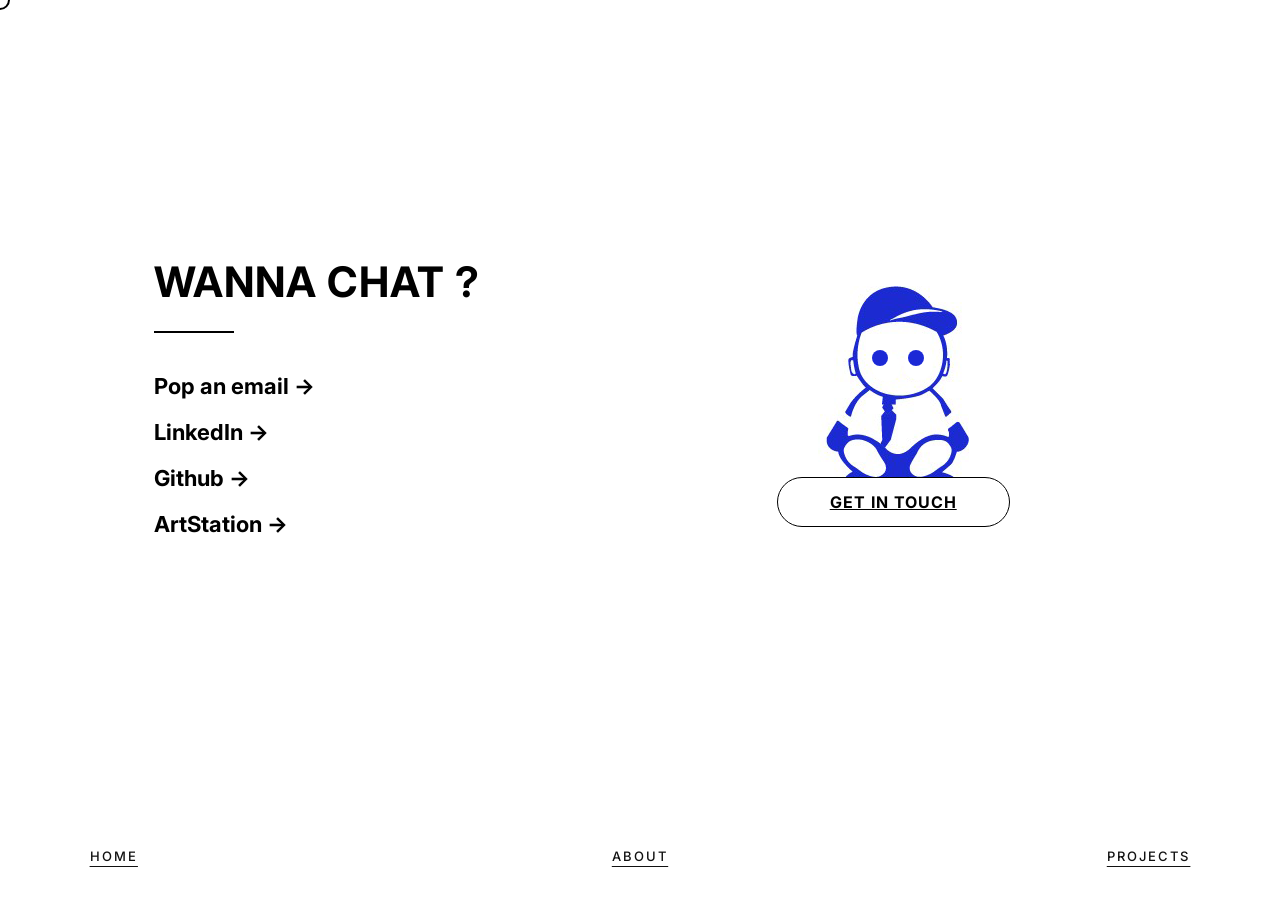
<file: contact.html>
<!DOCTYPE html>
<html lang="es">
<head>
    <meta charset="UTF-8" />
    <meta name="viewport" content="width=device-width, initial-scale=1.0"/>
    <title>Contact - Ariel Bourgeat</title>
    <link rel="stylesheet" href="styles.css">
    <link rel="icon" type="png" href="Images/Ariel_Logo-removebg-preview.png">
</head>
<body class="contact-page">

<div class="custom-cursor"></div>

<section class="contact" id="contact">
    <div class="contact-left">
        <h3>WANNA CHAT ?</h3>
        <div class="contact-line"></div>

        <ul class="contact-links">
            <li><a href="mailto:tuemail@gmail.com?subject=Collaboration%20Request&body=Hi%20Ariel,%0D%0A%0D%0AI%20love%20your%20work%20and%20would%20like%20to%20connect.">Pop an email →</a></li>
            <li><a href="https://www.linkedin.com/in/ariel-bourgeat-36999124b/" target="_blank">LinkedIn →</a></li>
            <li><a href="#" target="">Github →</a></li>
            <li><a href="https://arielbourgeat.artstation.com/resume" target="_blank">ArtStation →</a></li>
        </ul>
    </div>

    <div class="contact-right">
        <div class="contact-image-wrap">
            <div class="contact-character">
                <img src="Images/Ariel-LogoSinOjos.png" alt="Ariel Bourgeat character" class="contact-illustration-img">
                <div class="contact-eye contact-eye-left"></div>
                <div class="contact-eye contact-eye-right"></div>
            </div>
            <a class="get-in-touch" href="mailto:arielbourgeat@gmail.com?subject=Collaboration%20Request&body=Hi%20Ariel,%0D%0A%0D%0AI%20love%20your%20work%20and%20would%20like%20to%20connect.">GET IN TOUCH</a>
        </div>
    </div>
</section>

<nav class="contact-dock" aria-label="Secciones">
    <a href="index.html">HOME</a>
    <a href="About.html">ABOUT</a>
    <a href="projects.html">PROJECTS</a>
</nav>

<script src="script.js"></script>
</body>
</html>
</file>
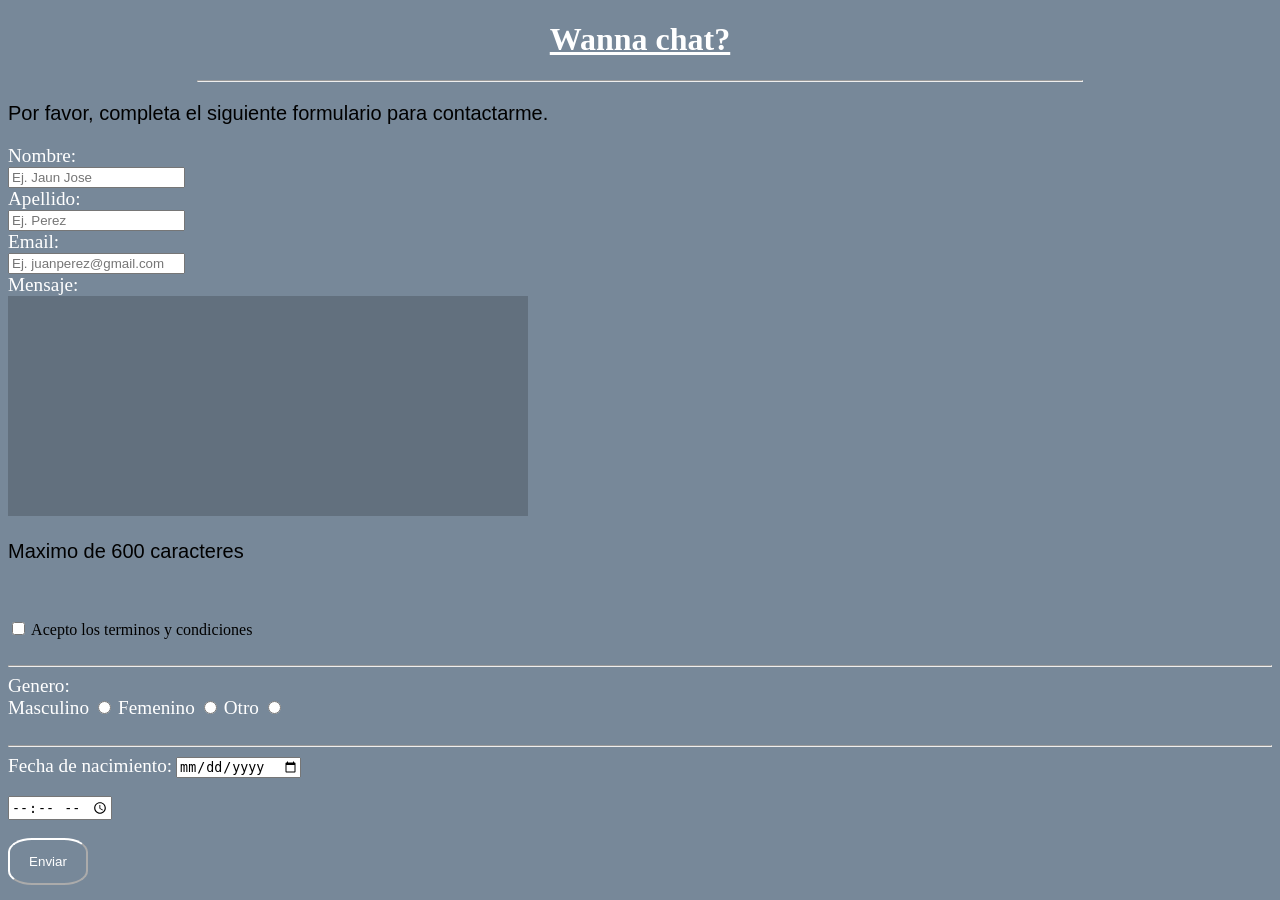
<file: contacto.html>
<!DOCTYPE html>
<html>
    <head>
        <title>Contacto</title>
        <link rel="stylesheet" href="style.css">
    </head>
    <body>
        <h1 style="text-align: center; text-decoration: underline;">Wanna chat?</h1>
        <hr style="width: 70%; left: 15%; margin-left: auto;">
        <p>Por favor, completa el siguiente formulario para contactarme.</p>
        <form action="procesar_formulario.php" action="mailto:arielbourgeat@gmail.com" method="post" enctype="">
            <label for="nombre">Nombre:</label><br>
            <input type="text" id="nombre" name="nombre" placeholder="Ej. Jaun Jose" required> <br>
            <label for="apellido">Apellido:</label><br>
            <input type="text" id="apellido" name="apellido" placeholder="Ej. Perez" required> <br>
            <label for="email">Email:</label><br>
            <input type="email" id="email" name="email" placeholder="Ej. juanperez@gmail.com" required> <br>
            <label for="mensaje">Mensaje:</label><br>
            <textarea id="mensaje" name="mensaje" required maxlength="600" rows="8" cols="100"></textarea>
            <p>Maximo de 600 caracteres</p>
            <br> <br>
            <input type="checkbox" id="checkbox" name="checkbox" required value="Acepto los terminos y condiciones" style="color: white;"> Acepto los terminos y condiciones
            <br> <br>
            <hr>
            <label for="radio">Genero:</label><br>
            <label for="radio">Masculino</label>
            <input type="radio" id="mas" name="radio" required value="Masculino"> 
            <label for="radio">Femenino</label>
            <input type="radio" id="fem" name="radio" required value="Femenino"> 
            <label for="radio">Otro</label>
            <input type="radio" id="otro" name="radio" required value="Otro"> 
            <br> <br>
            <hr>
            <label for="birthday">Fecha de nacimiento:</label>
            <input type="date" id="date" name="date" required>
            <br> <br>
            <input type="time" id="time" name="time" required>
            <br> <br>
            <button type="submit" value="Enviar" class="submit-bt">Enviar</button>
        </form> 
    </body>
</html>
</file>
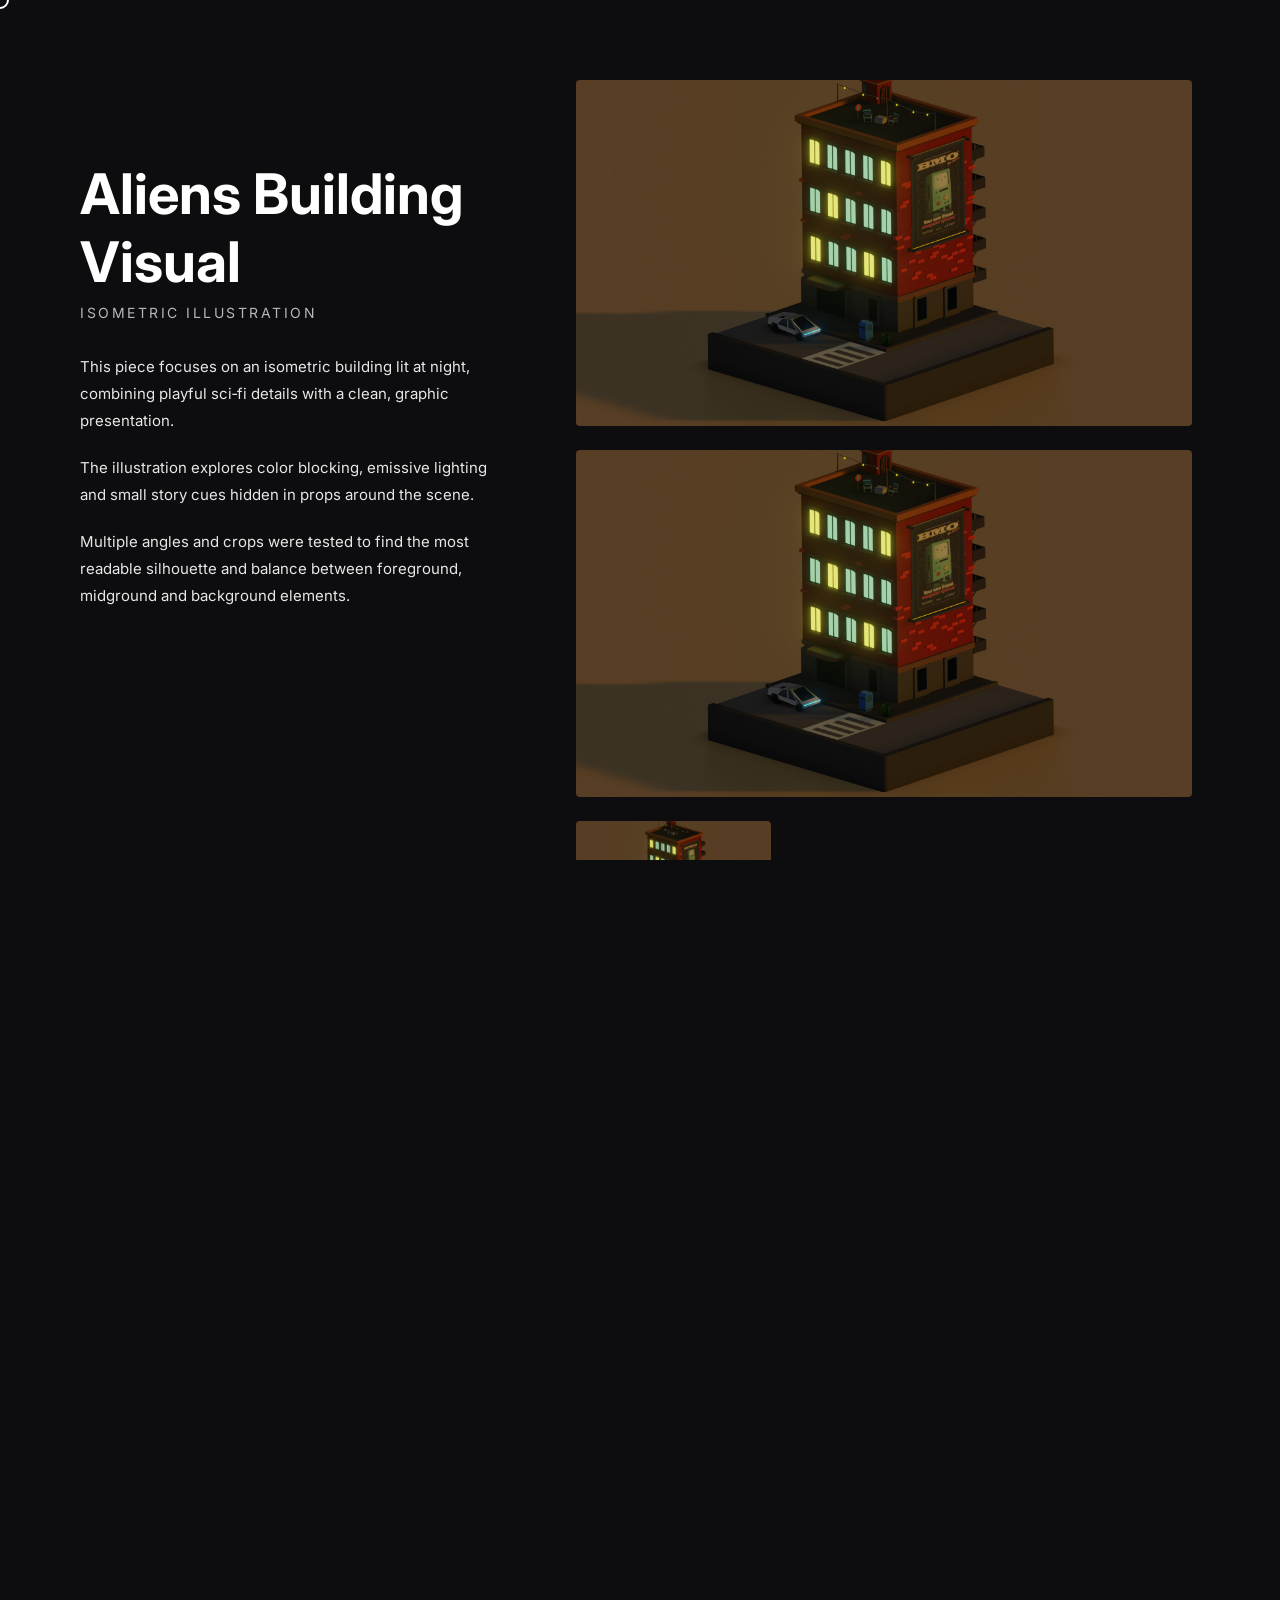
<file: project-aliens.html>
<!DOCTYPE html>
<html lang="es">
<head>
    <meta charset="UTF-8" />
    <meta name="viewport" content="width=device-width, initial-scale=1.0"/>
    <title>Aliens Building Visual - Project</title>

    <link rel="stylesheet" href="styles.css">
    <link rel="stylesheet" href="projects.css">
</head>

<body id="project-detail-page">

<div class="custom-cursor"></div>

<main class="project-detail-shell">
    <section class="project-detail-layout">
        <div class="project-detail-text">
            <h2 class="project-detail-title">Aliens Building Visual</h2>
            <p class="project-detail-meta">Isometric Illustration</p>

            <p class="project-detail-description">
                This piece focuses on an isometric building lit at night, combining playful sci‑fi details with a
                clean, graphic presentation.
            </p>

            <p class="project-detail-description">
                The illustration explores color blocking, emissive lighting and small story cues hidden in props
                around the scene.
            </p>

            <p class="project-detail-description">
                Multiple angles and crops were tested to find the most readable silhouette and balance between
                foreground, midground and background elements.
            </p>
            
            <div class="project-detail-back-wrapper">
                <a href="projects.html" class="project-detail-back">&larr; PROJECT ARCHIVE</a>
            </div>
        </div>

        <div class="project-detail-images">
            <img src="Images/ariel-bourgeat-alines-building-1.jpg" alt="Aliens building main render" class="project-detail-image">
            <img src="Images/ariel-bourgeat-alines-building-1.jpg" alt="Aliens building main render" class="project-detail-image">

            <div class="project-detail-grid project-detail-grid--three">
                <img src="Images/ariel-bourgeat-alines-building-1.jpg" alt="Alternate crop 01" class="project-detail-image">
            </div>

        </div>
    </section>
</main>

<script>
    (function () {
        var cursor = document.querySelector(".custom-cursor");
        if (cursor) {
            document.addEventListener("mousemove", function (e) {
                cursor.style.left = e.clientX + "px";
                cursor.style.top = e.clientY + "px";
            });
        }

        var shell = document.querySelector(".project-detail-shell");
        var images = document.querySelector(".project-detail-images");
        if (!shell || !images) return;

        var backShown = false;

        images.addEventListener("scroll", function () {
            if (backShown) return;
            var bottom = images.scrollTop + images.clientHeight >= images.scrollHeight - 10;
            if (bottom) {
                backShown = true;
                shell.classList.add("show-back");
            }
        });
    })();
</script>
</body>
</html>
</file>
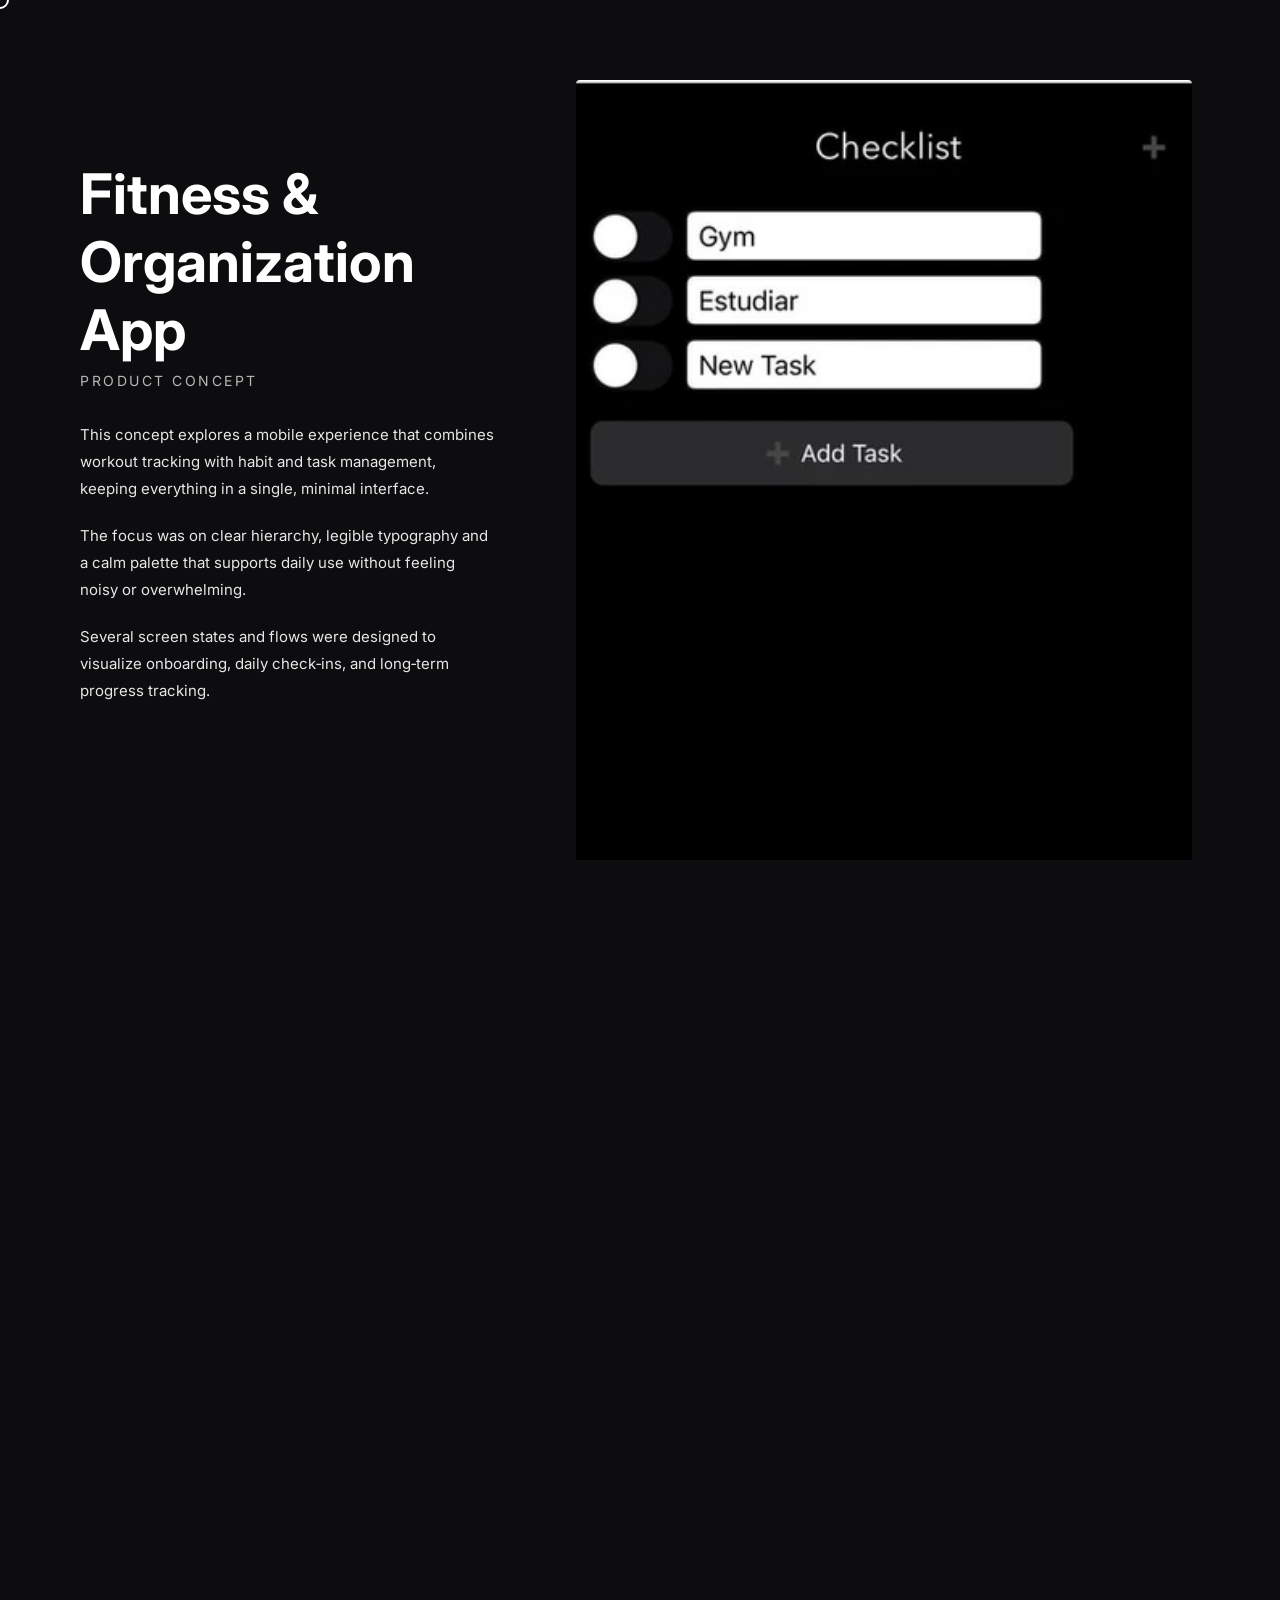
<file: project-app.html>
<!DOCTYPE html>
<html lang="es">
<head>
    <meta charset="UTF-8" />
    <meta name="viewport" content="width=device-width, initial-scale=1.0"/>
    <title>Fitness &amp; Organization App - Project</title>

    <link rel="stylesheet" href="styles.css">
    <link rel="stylesheet" href="projects.css">
</head>

<body id="project-detail-page">

<div class="custom-cursor"></div>

<main class="project-detail-shell">
    <section class="project-detail-layout">
        <div class="project-detail-text">
            <h2 class="project-detail-title">Fitness &amp; Organization App</h2>
            <p class="project-detail-meta">Product Concept</p>

            <p class="project-detail-description">
                This concept explores a mobile experience that combines workout tracking with habit and task
                management, keeping everything in a single, minimal interface.
            </p>

            <p class="project-detail-description">
                The focus was on clear hierarchy, legible typography and a calm palette that supports daily use
                without feeling noisy or overwhelming.
            </p>

            <p class="project-detail-description">
                Several screen states and flows were designed to visualize onboarding, daily check‑ins, and long‑term
                progress tracking.
            </p>

            <div class="project-detail-back-wrapper">
                <a href="projects.html" class="project-detail-back">&larr; PROJECT ARCHIVE</a>
            </div>
        </div>

        <div class="project-detail-images">
            <img src="Images/AppFit1.jpeg" alt="App concept hero image" class="project-detail-image">

            <div class="project-detail-grid project-detail-grid--three">
                <img src="Images/AppFit1.jpeg" alt="UI layout exploration" class="project-detail-image">
                <img src="Images/AppFit2.jpeg" alt="Dashboard mood" class="project-detail-image">
                <img src="Images/AppFit3.jpeg" alt="Cards and modules" class="project-detail-image">
            </div>

        </div>
    </section>
</main>

<script>
    (function () {
        var cursor = document.querySelector(".custom-cursor");
        if (cursor) {
            document.addEventListener("mousemove", function (e) {
                cursor.style.left = e.clientX + "px";
                cursor.style.top = e.clientY + "px";
            });
        }

        var shell = document.querySelector(".project-detail-shell");
        var images = document.querySelector(".project-detail-images");
        if (!shell || !images) return;

        var backShown = false;

        images.addEventListener("scroll", function () {
            if (backShown) return;
            var bottom = images.scrollTop + images.clientHeight >= images.scrollHeight - 10;
            if (bottom) {
                backShown = true;
                shell.classList.add("show-back");
            }
        });
    })();
</script>
</body>
</html>
</file>
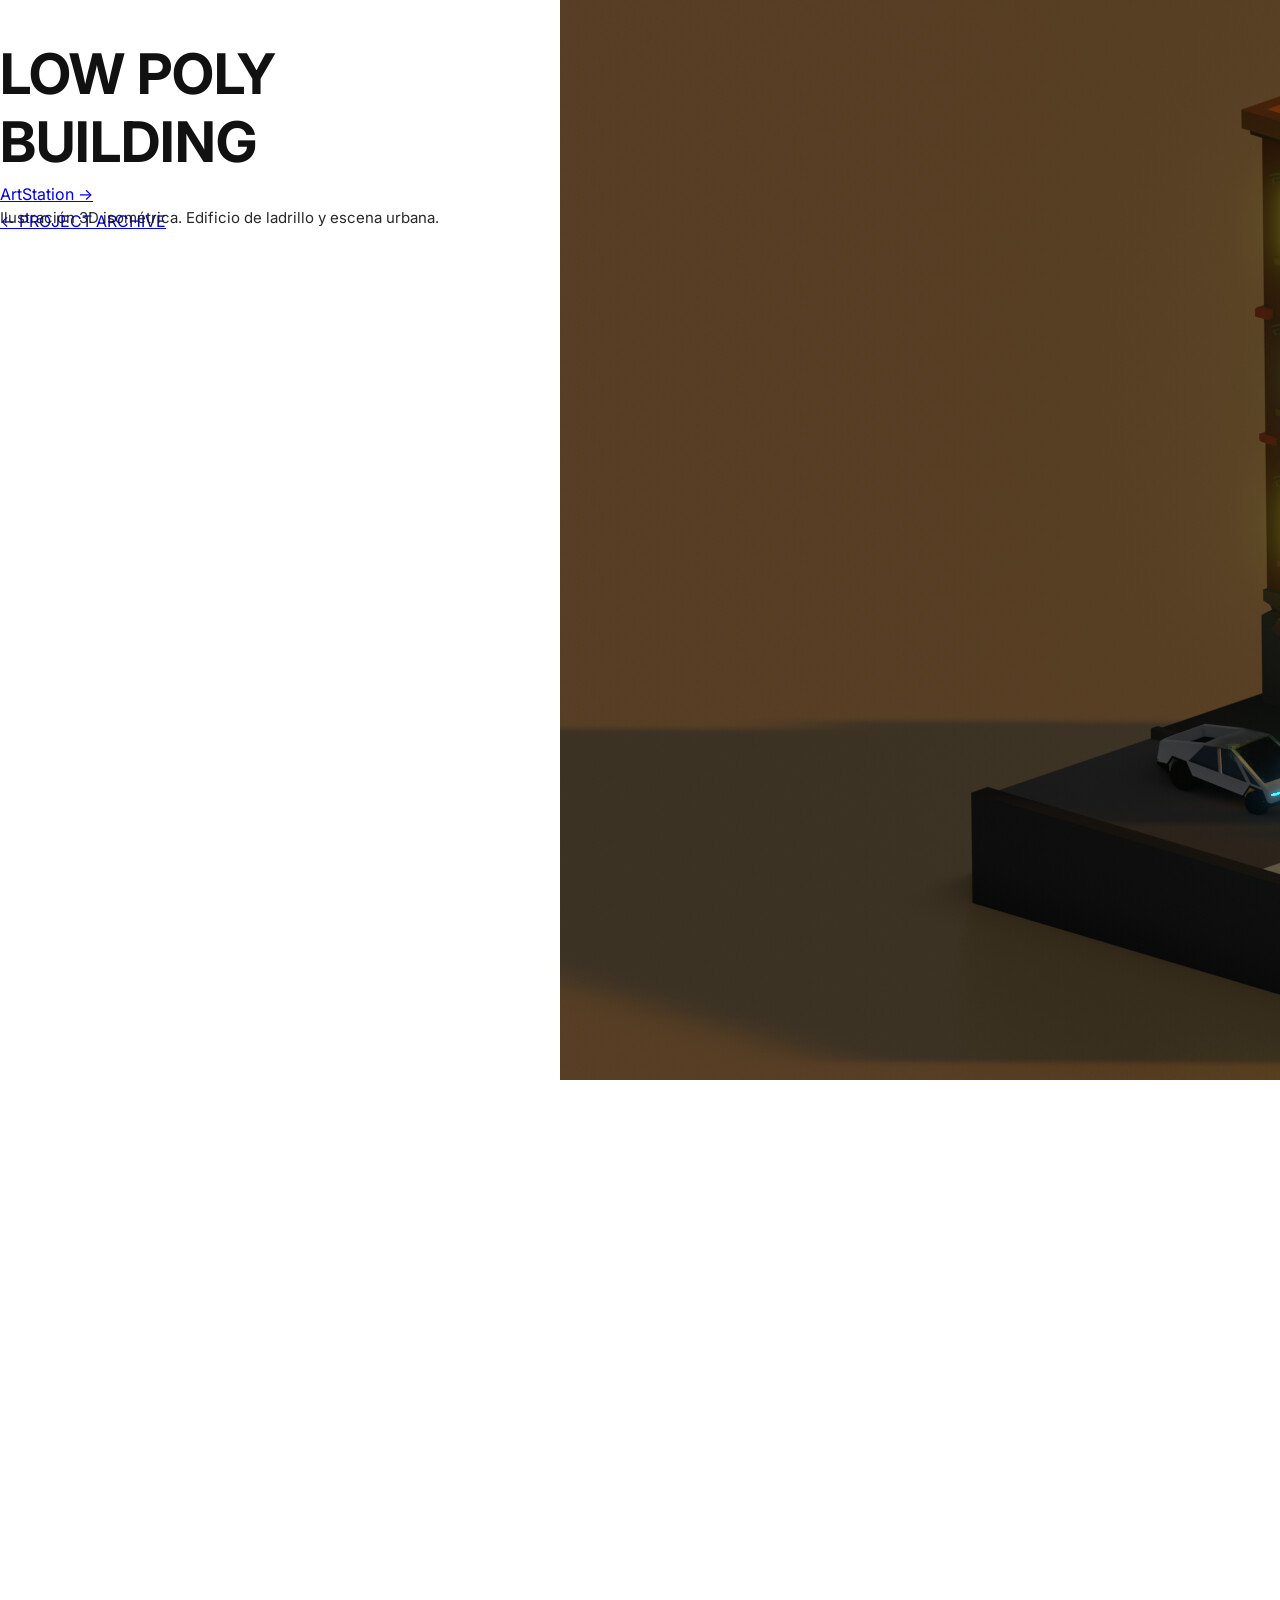
<file: project-building.html>
<!DOCTYPE html>
<html lang="es">
<head>
    <meta charset="UTF-8" />
    <meta name="viewport" content="width=device-width, initial-scale=1.0"/>
    <title>Low Poly Building - Ariel Bourgeat</title>
    <link rel="stylesheet" href="styles.css">
    <link rel="stylesheet" href="projects.css">
</head>
<body id="project-detail" class="project-detail-page">

<main class="project-detail-layout">
    <aside class="project-detail-sidebar">
        <div class="project-detail-text">
            <h1 class="project-detail-title">LOW POLY BUILDING</h1>
            <a href="#" class="project-detail-link" target="_blank" rel="noopener">ArtStation →</a>
            <div class="project-detail-description">
                <p>Ilustración 3D isométrica. Edificio de ladrillo y escena urbana.</p>
            </div>
        </div>
        <a href="projects.html" class="project-back-link" id="projectBackLink" aria-label="Volver a Project Archive">← PROJECT ARCHIVE</a>
    </aside>
    <div class="project-detail-images">
        <div class="project-detail-image">
            <img src="Images/ariel-bourgeat-alines-building-1.jpg" alt="Low Poly Building">
        </div>
    </div>
</main>

<script src="project-detail.js"></script>
</body>
</html>
</file>
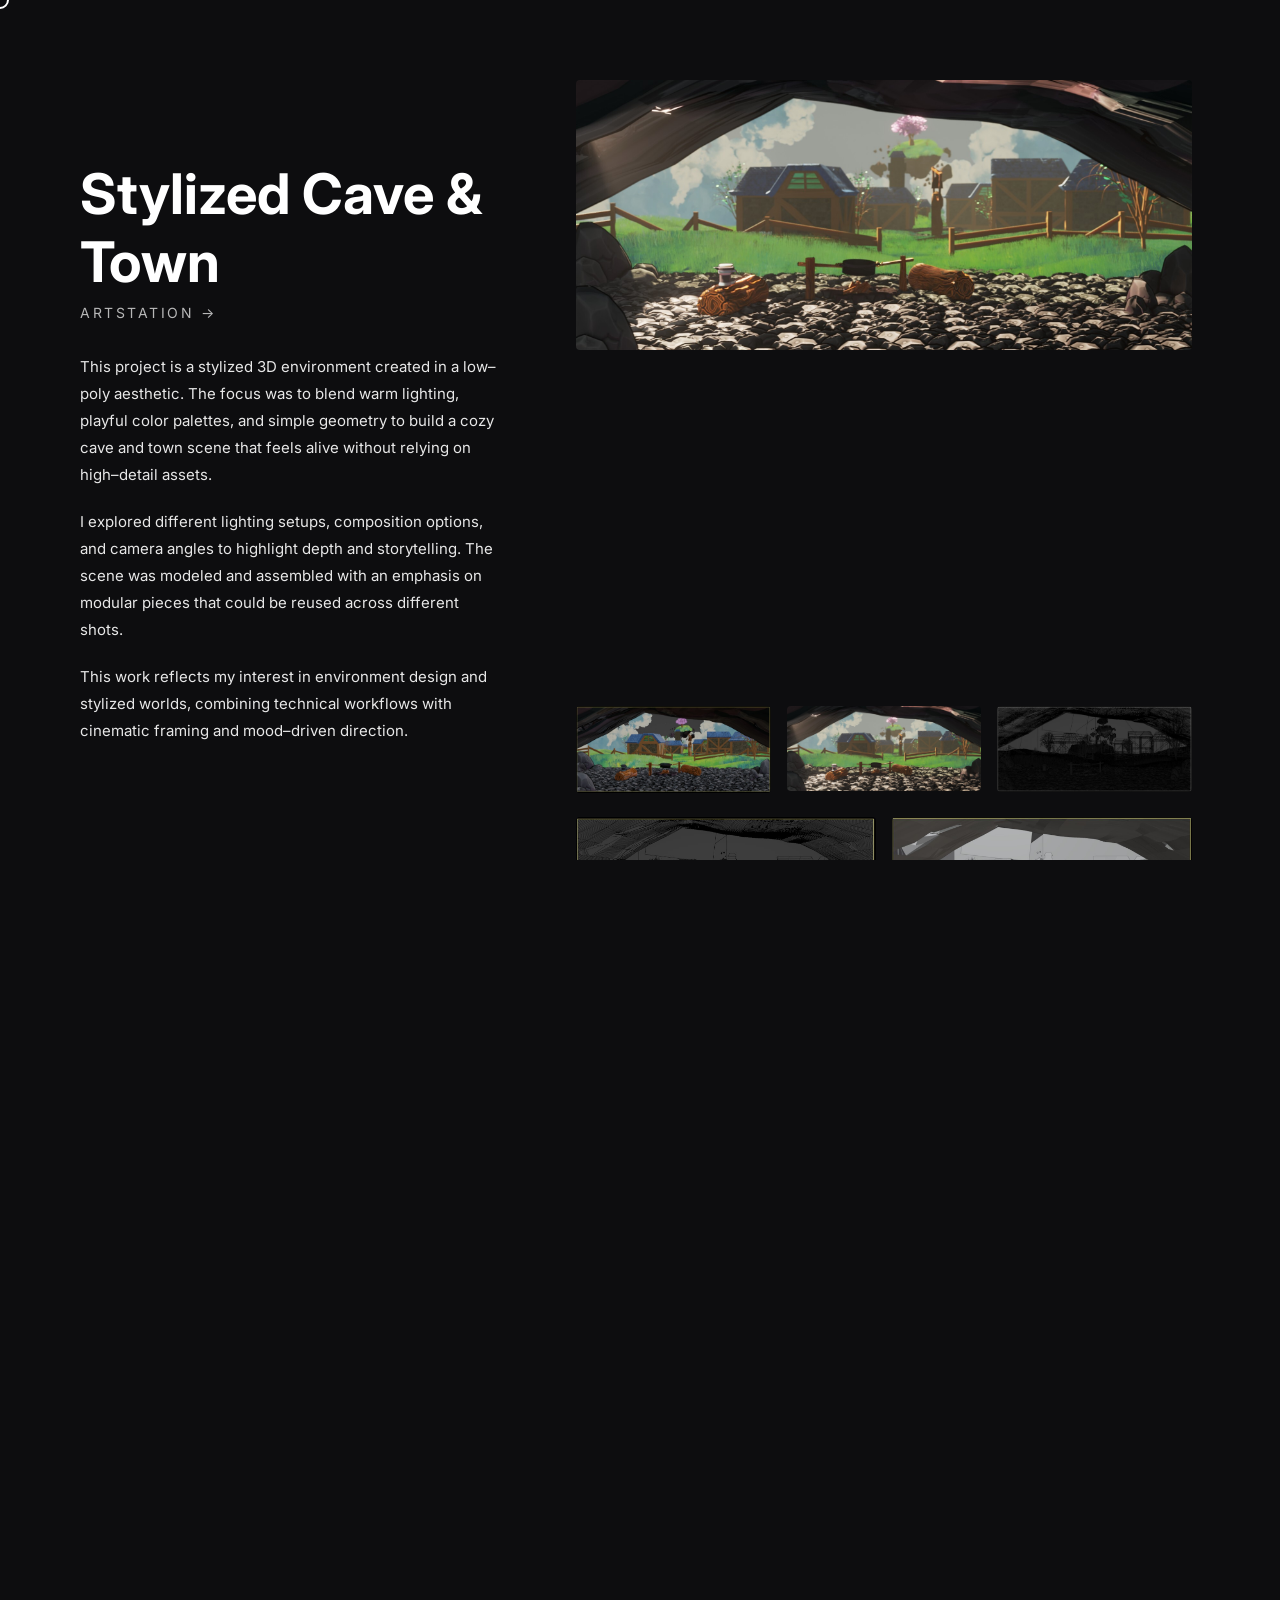
<file: project-cave.html>
<!DOCTYPE html>
<html lang="es">
<head>
    <meta charset="UTF-8" />
    <meta name="viewport" content="width=device-width, initial-scale=1.0"/>
    <title>Stylized Cave &amp; Town - Project</title>

    <link rel="stylesheet" href="styles.css">
    <link rel="stylesheet" href="projects.css">
</head>

<body id="project-detail-page">

<div class="custom-cursor"></div>

<main class="project-detail-shell">
    <section class="project-detail-layout">
        <div class="project-detail-text">
            <h2 class="project-detail-title">Stylized Cave &amp; Town</h2>
            <p class="project-detail-meta">ArtStation →</p>

            <p class="project-detail-description">
                This project is a stylized 3D environment created in a low–poly aesthetic. The focus was to blend
                warm lighting, playful color palettes, and simple geometry to build a cozy cave and town scene that
                feels alive without relying on high–detail assets.
            </p>

            <p class="project-detail-description">
                I explored different lighting setups, composition options, and camera angles to highlight depth and
                storytelling. The scene was modeled and assembled with an emphasis on modular pieces that could be
                reused across different shots.
            </p>

            <p class="project-detail-description">
                This work reflects my interest in environment design and stylized worlds, combining technical
                workflows with cinematic framing and mood–driven direction.
            </p>

            <div class="project-detail-back-wrapper">
                <a href="projects.html" class="project-detail-back">&larr; PROJECT ARCHIVE</a>
            </div>
        </div>

        <div class="project-detail-images">
            <img src="Images/cave2.jpg" alt="Stylized Cave &amp; Town final render" class="project-detail-image">
            <video autoplay muted playsinline loop class="project-detail-video">
                <source src="Videos/VideoCave.mp4" type="video/mp4">
            </video>

            <div class="project-detail-grid project-detail-grid--three">
                <img src="Images/ariel-bourgeat-textured.jpg" alt="Environment angle 02" class="project-detail-image">
                <img src="Images/cave2.jpg" alt="Environment angle 03" class="project-detail-image">
                <img src="Images/cave3.jpg" alt="Lighting and color exploration" class="project-detail-image">
            </div>

            <div class="project-detail-grid project-detail-grid--two">
                <img src="Images/cave4.jpg" alt="Additional composition test" class="project-detail-image">
                <img src="Images/cave5.jpg" alt="Additional composition test" class="project-detail-image">
                <img src="Images/cave6.jpg" alt="Additional composition test" class="project-detail-image">
            </div>
        </div>
    </section>
</main>

<script>
    (function () {
        var cursor = document.querySelector(".custom-cursor");
        if (cursor) {
            document.addEventListener("mousemove", function (e) {
                cursor.style.left = e.clientX + "px";
                cursor.style.top = e.clientY + "px";
            });
        }

        var shell = document.querySelector(".project-detail-shell");
        var images = document.querySelector(".project-detail-images");
        if (!shell || !images) return;

        var backShown = false;

        images.addEventListener("scroll", function () {
            if (backShown) return;
            var bottom = images.scrollTop + images.clientHeight >= images.scrollHeight - 10;
            if (bottom) {
                backShown = true;
                shell.classList.add("show-back");
            }
        });
    })();
</script>
</body>
</html>
</file>
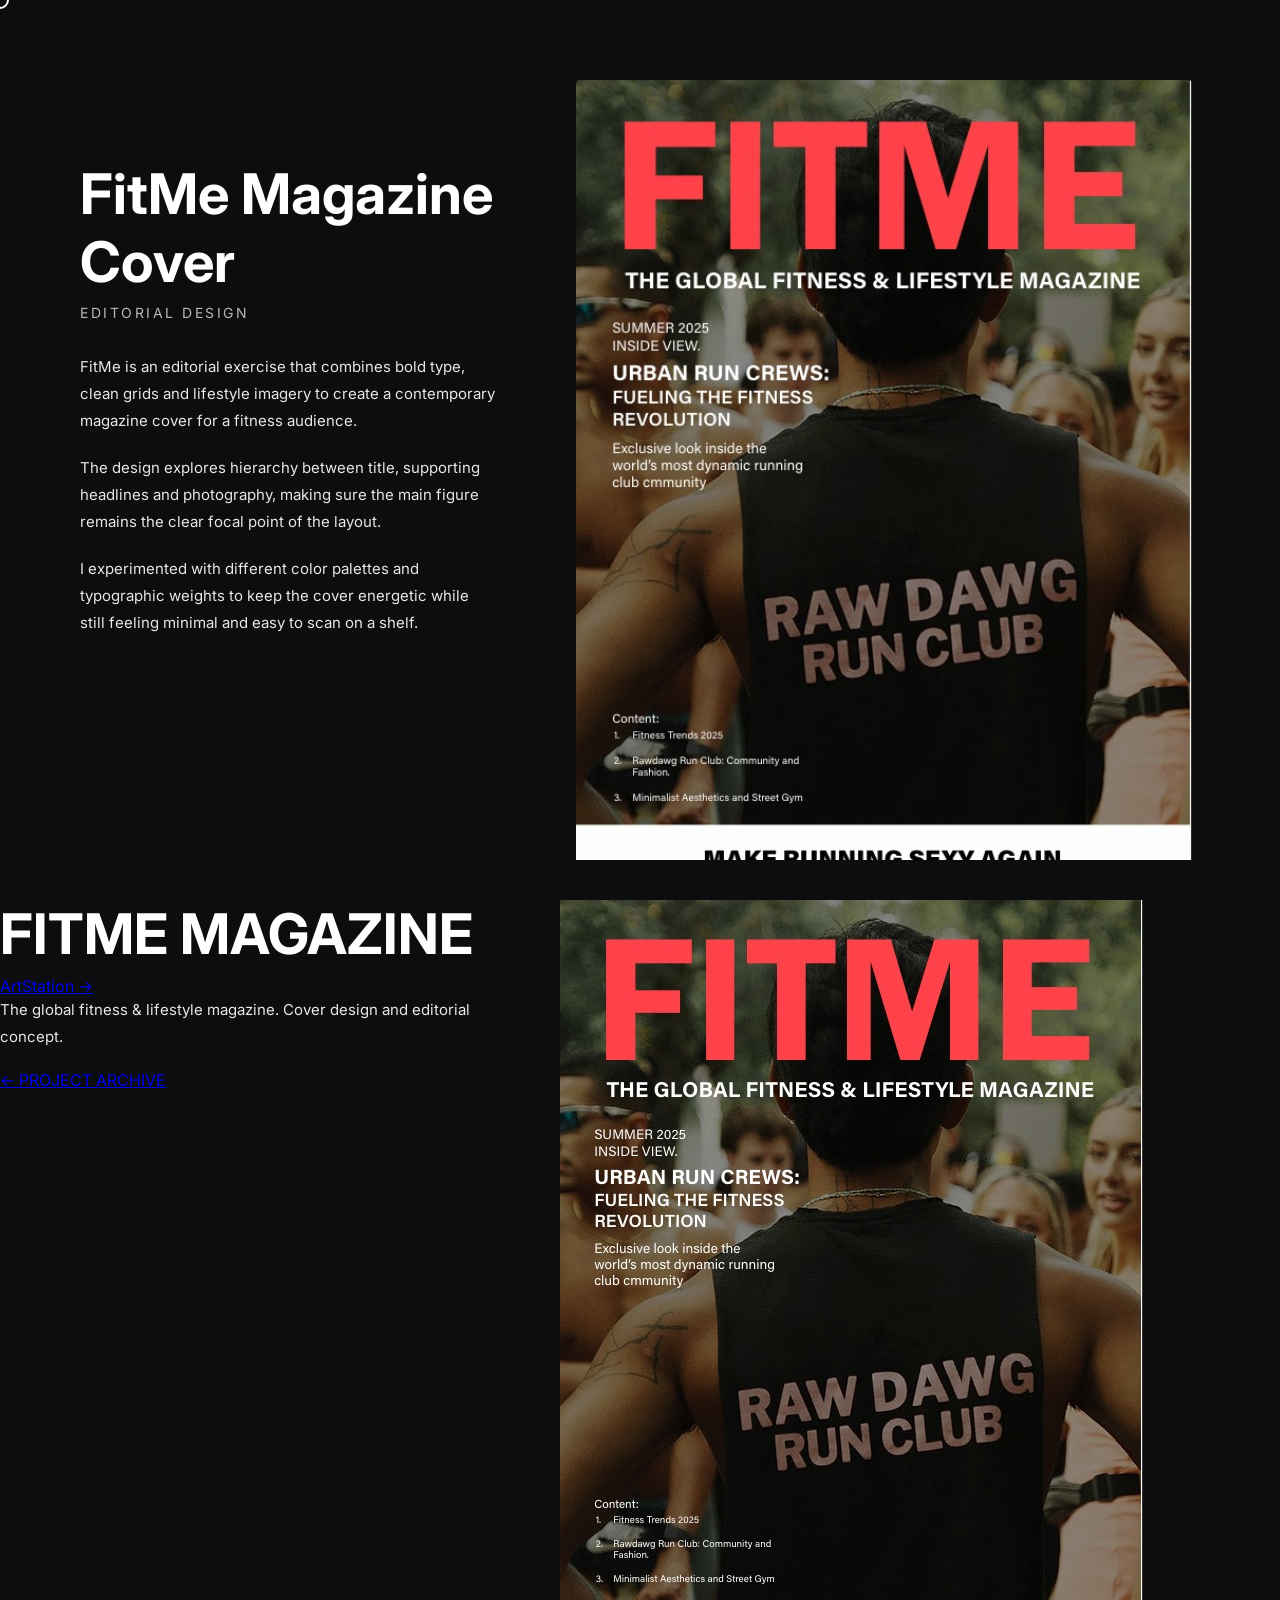
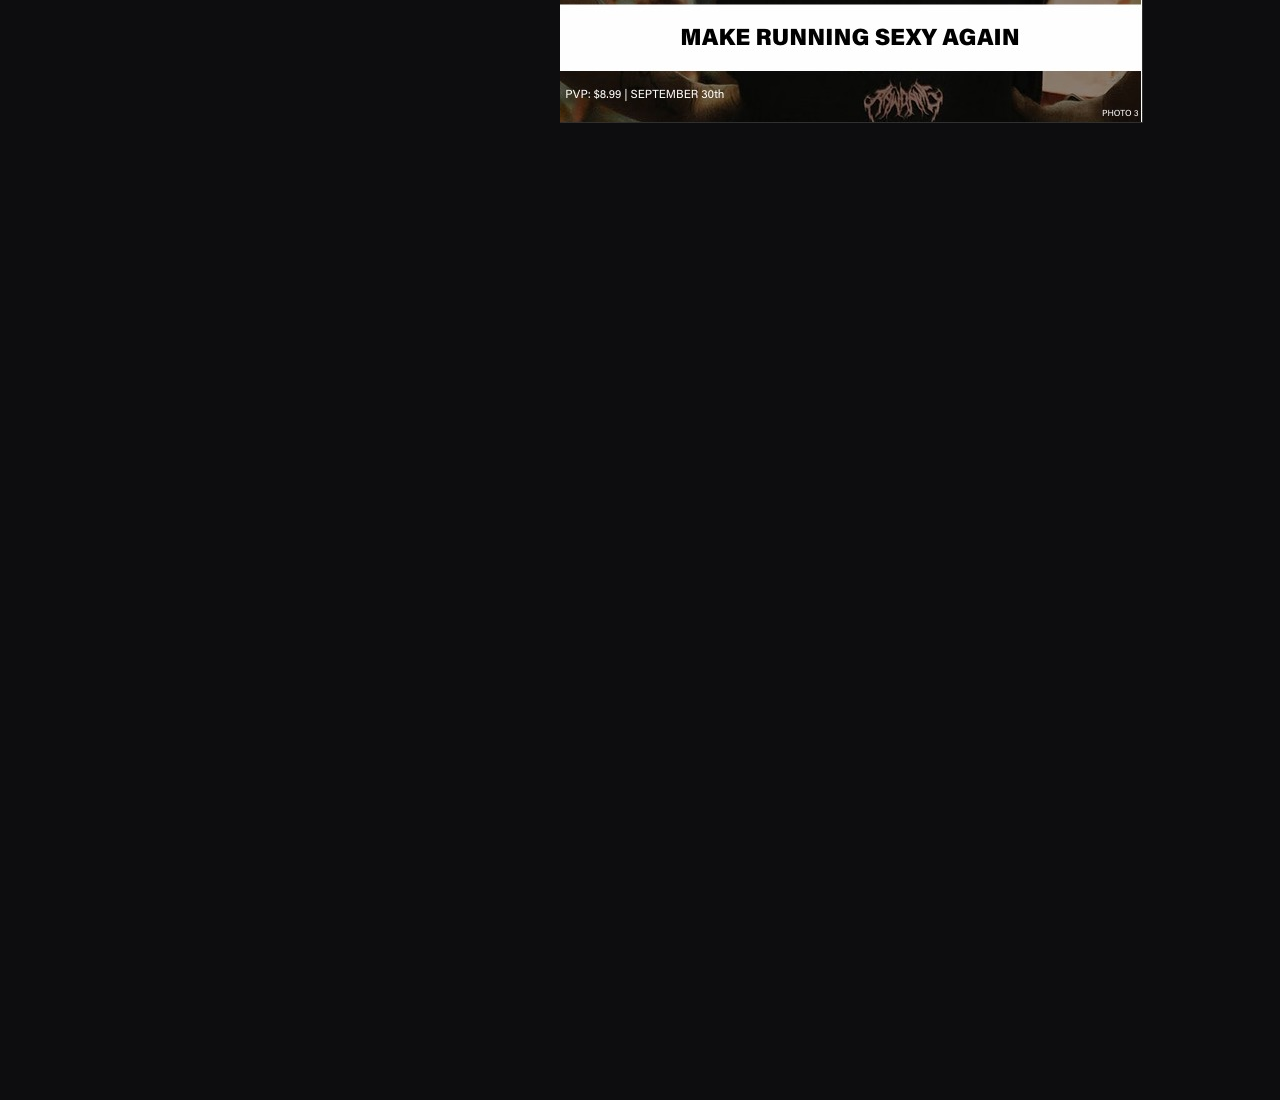
<file: project-fitme.html>
<!DOCTYPE html>
<html lang="es">

<head>
    <meta charset="UTF-8" />
    <meta name="viewport" content="width=device-width, initial-scale=1.0"/>
    <title>FitMe Magazine - Project</title>

    <link rel="stylesheet" href="styles.css">
    <link rel="stylesheet" href="projects.css">
</head>

<body id="project-detail-page">

<div class="custom-cursor"></div>

<main class="project-detail-shell">
    <section class="project-detail-layout">
        <div class="project-detail-text">
            <h2 class="project-detail-title">FitMe Magazine Cover</h2>
            <p class="project-detail-meta">Editorial Design</p>

            <p class="project-detail-description">
                FitMe is an editorial exercise that combines bold type, clean grids and lifestyle imagery to create
                a contemporary magazine cover for a fitness audience.
            </p>

            <p class="project-detail-description">
                The design explores hierarchy between title, supporting headlines and photography, making sure the
                main figure remains the clear focal point of the layout.
            </p>

            <p class="project-detail-description">
                I experimented with different color palettes and typographic weights to keep the cover energetic
                while still feeling minimal and easy to scan on a shelf.
            </p>
            
            <div class="project-detail-back-wrapper">
                <a href="projects.html" class="project-detail-back">&larr; PROJECT ARCHIVE</a>
            </div>
        </div>

        <div class="project-detail-images">
            <img src="Images/FitMeMagazine.png" alt="FitMe Magazine final cover" class="project-detail-image">

            <div class="project-detail-grid project-detail-grid--three">
                <img src="Images/Fitme2.jpeg" alt="Contrast and headline study" class="project-detail-image">
                <img src="Images/fitme3.jpeg" alt="Background texture exploration" class="project-detail-image">
            </div>

            <div class="project-detail-grid project-detail-grid--two">
                <img src="Images/fitme4.jpeg" alt="Color grading reference" class="project-detail-image">
                <img src="Images/FitMeMagazine.png" alt="Color grading reference" class="project-detail-image">
            </div>
        </div>
    </section>
</main>

<script>
    (function () {
        var cursor = document.querySelector(".custom-cursor");
        if (cursor) {
            document.addEventListener("mousemove", function (e) {
                cursor.style.left = e.clientX + "px";
                cursor.style.top = e.clientY + "px";
            });
        }

        var shell = document.querySelector(".project-detail-shell");
        var images = document.querySelector(".project-detail-images");
        if (!shell || !images) return;

        var backShown = false;

        images.addEventListener("scroll", function () {
            if (backShown) return;
            var bottom = images.scrollTop + images.clientHeight >= images.scrollHeight - 10;
            if (bottom) {
                backShown = true;
                shell.classList.add("show-back");
            }
        });
    })();
</script>
</body>
</html>

<!DOCTYPE html>
<html lang="es">
<head>
    <meta charset="UTF-8" />
    <meta name="viewport" content="width=device-width, initial-scale=1.0"/>
    <title>FitMe Magazine - Ariel Bourgeat</title>
    <link rel="stylesheet" href="styles.css">
    <link rel="stylesheet" href="projects.css">
</head>
<body id="project-detail" class="project-detail-page">

<main class="project-detail-layout">
    <aside class="project-detail-sidebar">
        <div class="project-detail-text">
            <h1 class="project-detail-title">FITME MAGAZINE</h1>
            <a href="#" class="project-detail-link" target="_blank" rel="noopener">ArtStation →</a>
            <div class="project-detail-description">
                <p>The global fitness & lifestyle magazine. Cover design and editorial concept.</p>
            </div>
        </div>
        <a href="projects.html" class="project-back-link" id="projectBackLink" aria-label="Volver a Project Archive">← PROJECT ARCHIVE</a>
    </aside>
    <div class="project-detail-images">
        <div class="project-detail-image">
            <img src="Images/FitMeMagazine.png" alt="FitMe Magazine">
        </div>
    </div>
</main>

<script src="project-detail.js"></script>
</body>
</html>
</file>
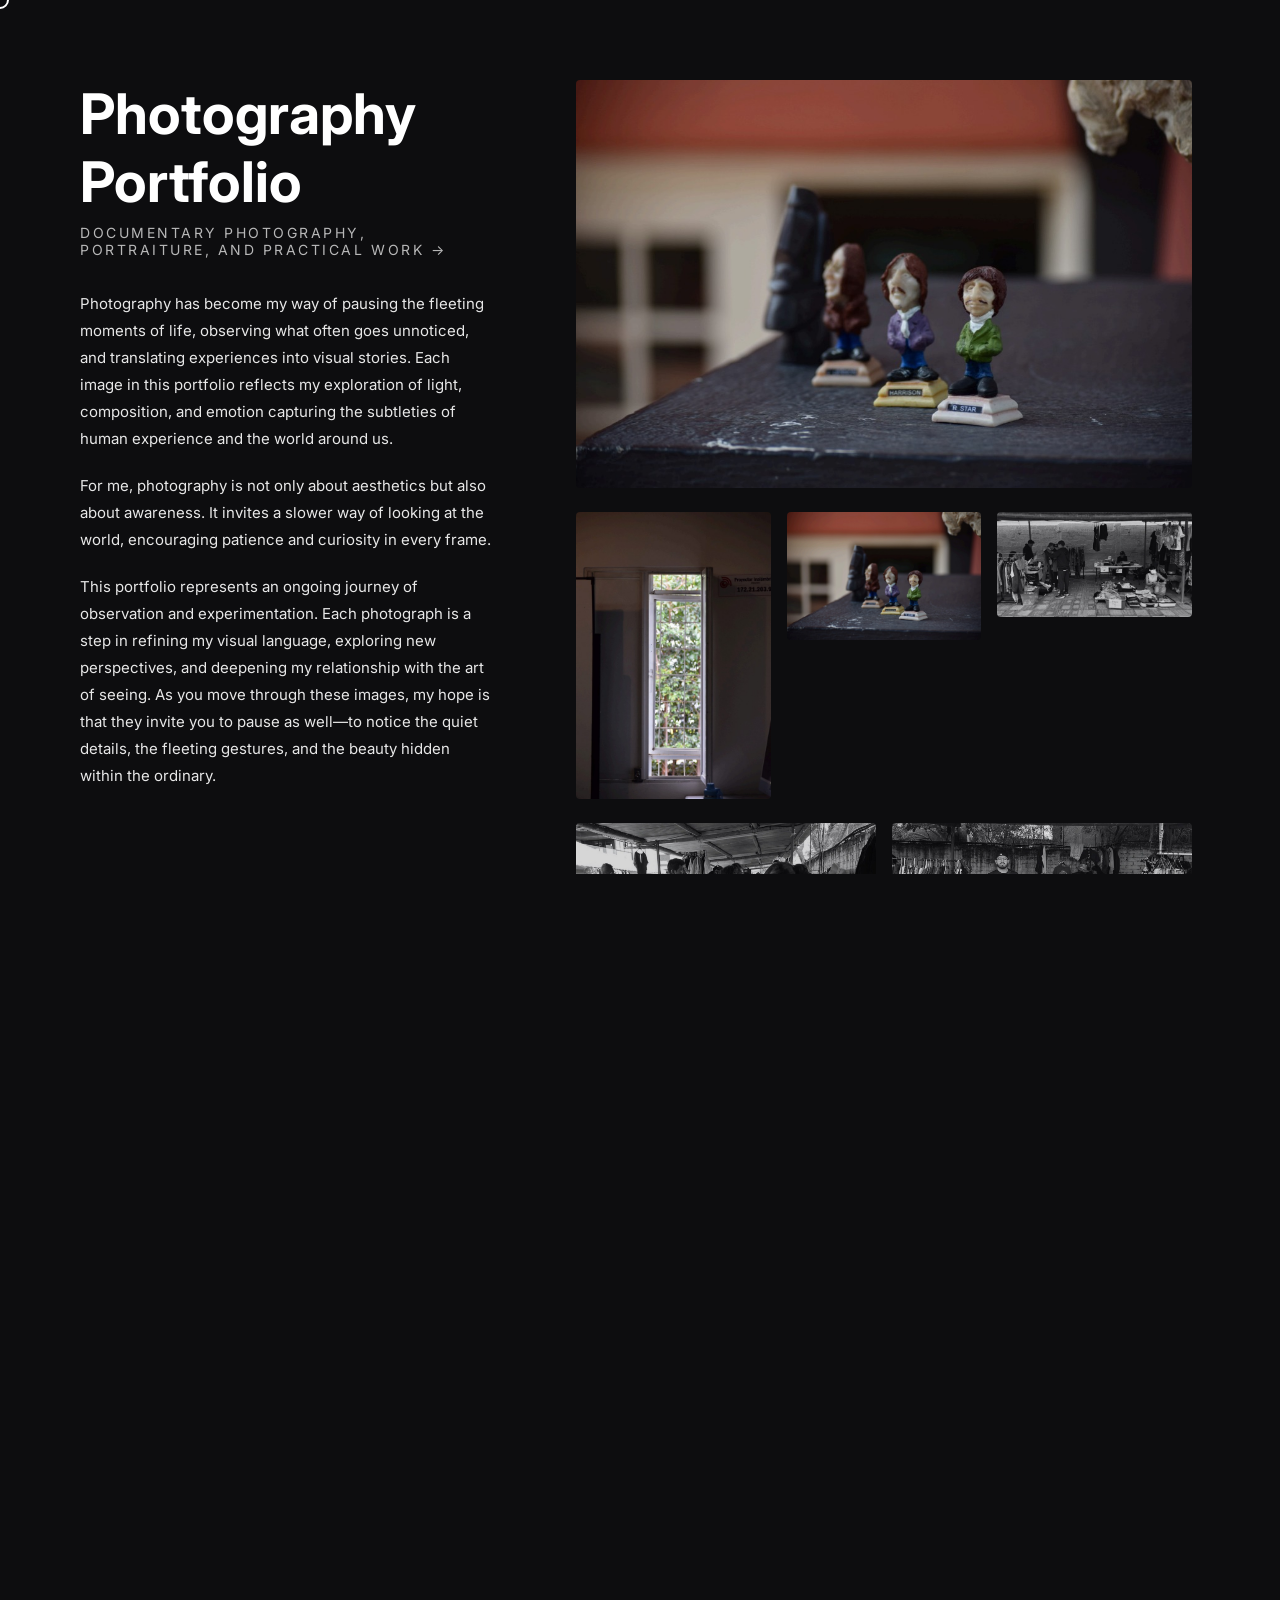
<file: project-foto.html>
<!DOCTYPE html>
<html lang="es">
<head>
    <meta charset="UTF-8" />
    <meta name="viewport" content="width=device-width, initial-scale=1.0"/>
    <title>Photography Portfolio</title>

    <link rel="stylesheet" href="styles.css">
    <link rel="stylesheet" href="projects.css">
</head>

<body id="project-detail-page">

<div class="custom-cursor"></div>

<main class="project-detail-shell">
    <section class="project-detail-layout">
        <div class="project-detail-text">
            <h2 class="project-detail-title">Photography Portfolio</h2>
            <p class="project-detail-meta"> Documentary photography, portraiture, and practical work →</p>

            <p class="project-detail-description">
                Photography has become my way of pausing the fleeting moments of life, observing what often goes unnoticed, 
                and translating experiences into visual stories. Each image in this portfolio reflects my exploration of light,
                composition, and emotion capturing the subtleties of human experience and the world around us.

            </p>

            <p class="project-detail-description">
                For me, photography is not only about aesthetics but also about awareness. It invites a slower way of looking at the world,
                encouraging patience and curiosity in every frame.
            </p>

            <p class="project-detail-description">
                This portfolio represents an ongoing journey of observation and experimentation. Each photograph is a step in refining my
                visual language, exploring new perspectives, and deepening my relationship with the art of seeing. As you move through these 
                images, my hope is that they invite you to pause as well—to notice the quiet details, the fleeting gestures, and the beauty
                hidden within the ordinary.
            </p>

            <div class="project-detail-back-wrapper">
                <a href="projects.html" class="project-detail-back">&larr; PROJECT ARCHIVE</a>
            </div>
        </div>

        <div class="project-detail-images">
            <img src="Images/foto2.png" alt="Stylized Cave &amp; Town final render" class="project-detail-image">


            <div class="project-detail-grid project-detail-grid--three">
                <img src="Images/Foto1.png" alt="Environment angle 02" class="project-detail-image">
                <img src="Images/foto2.png" alt="Environment angle 03" class="project-detail-image">
                <img src="Images/foto3.png" alt="Lighting and color exploration" class="project-detail-image">
            </div>

            <div class="project-detail-grid project-detail-grid--two">
                <img src="Images/foto4.png" alt="Additional composition test" class="project-detail-image">
                <img src="Images/foto5.png" alt="Additional composition test" class="project-detail-image">
                <img src="Images/foto6.png" alt="Additional composition test" class="project-detail-image">
            </div>
        </div>
    </section>
</main>

<script>
    (function () {
        var cursor = document.querySelector(".custom-cursor");
        if (cursor) {
            document.addEventListener("mousemove", function (e) {
                cursor.style.left = e.clientX + "px";
                cursor.style.top = e.clientY + "px";
            });
        }

        var shell = document.querySelector(".project-detail-shell");
        var images = document.querySelector(".project-detail-images");
        if (!shell || !images) return;

        var backShown = false;

        images.addEventListener("scroll", function () {
            if (backShown) return;
            var bottom = images.scrollTop + images.clientHeight >= images.scrollHeight - 10;
            if (bottom) {
                backShown = true;
                shell.classList.add("show-back");
            }
        });
    })();
</script>
</body>
</html>
</file>
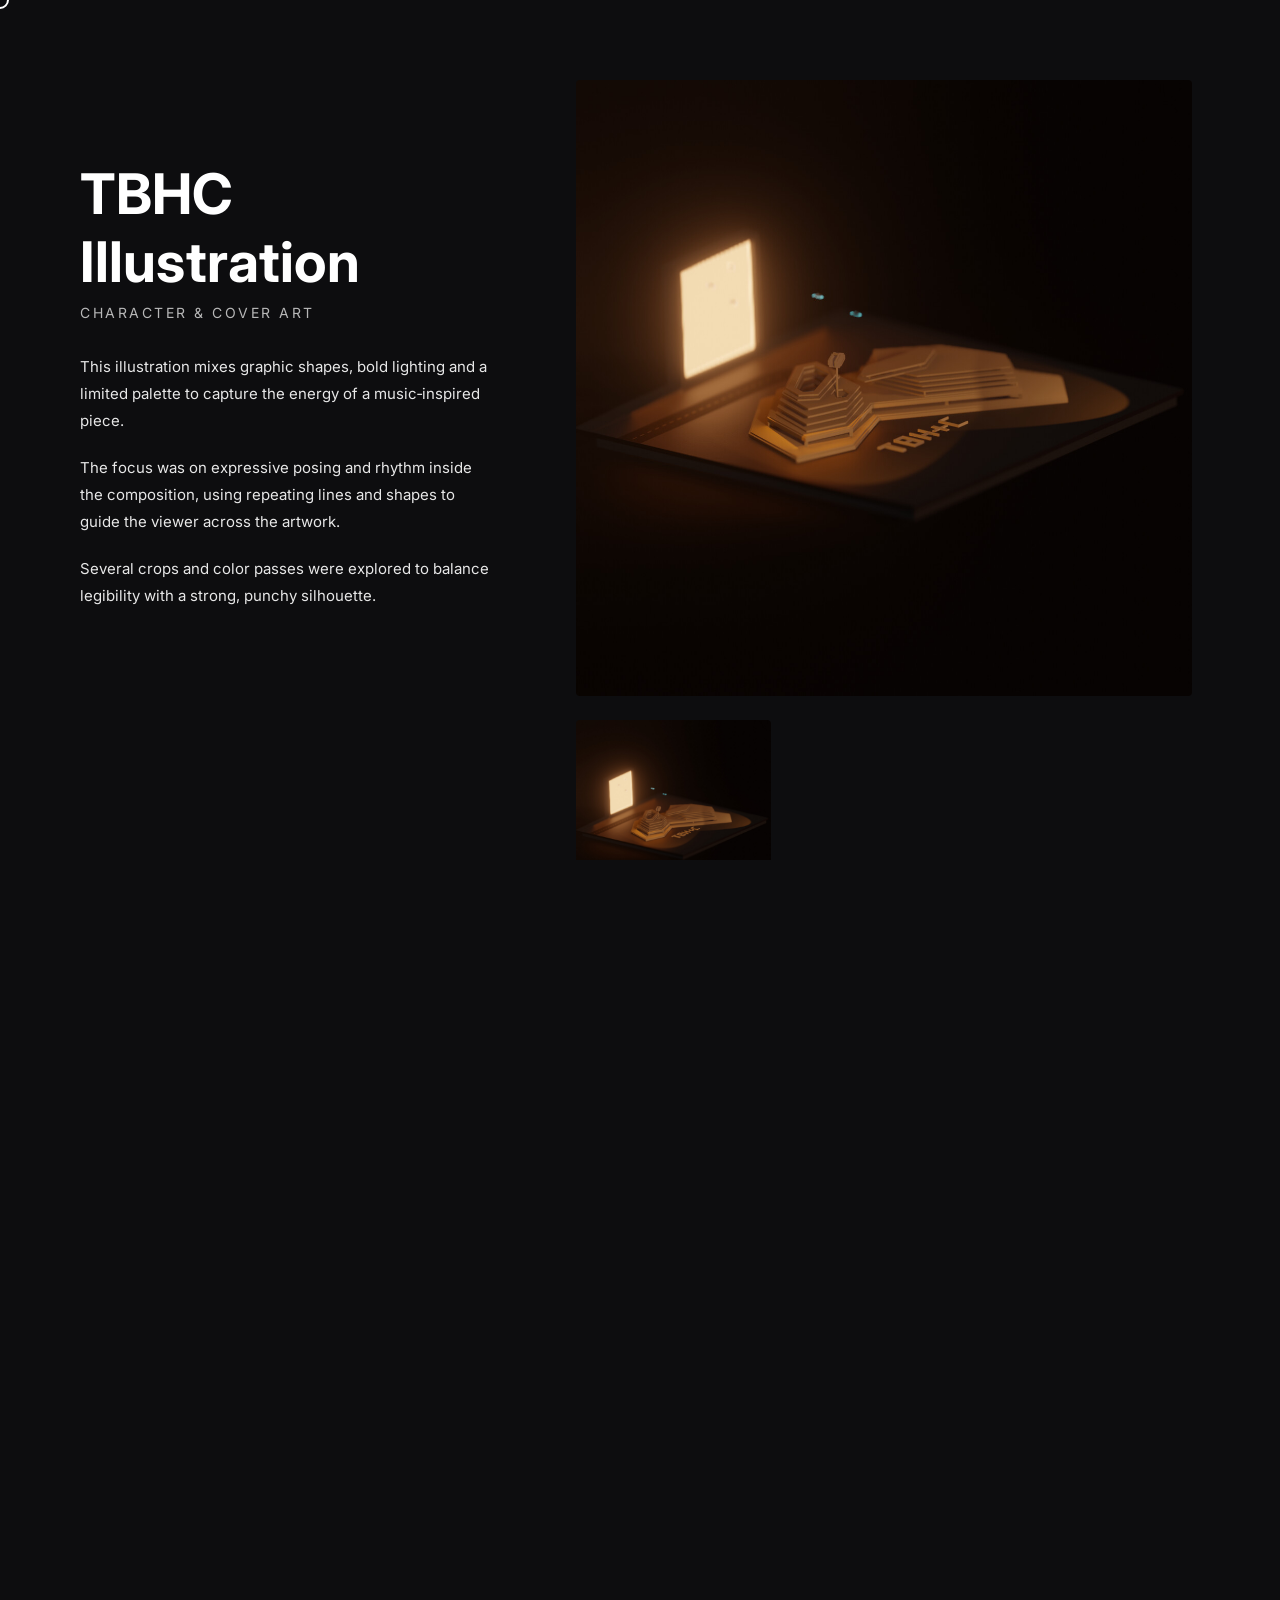
<file: project-tbhc.html>
<!DOCTYPE html>
<html lang="es">
<head>
    <meta charset="UTF-8" />
    <meta name="viewport" content="width=device-width, initial-scale=1.0"/>
    <title>TBHC Illustration - Project</title>

    <link rel="stylesheet" href="styles.css">
    <link rel="stylesheet" href="projects.css">
</head>

<body id="project-detail-page">

<div class="custom-cursor"></div>

<main class="project-detail-shell">
    <section class="project-detail-layout">
        <div class="project-detail-text">
            <h2 class="project-detail-title">TBHC Illustration</h2>
            <p class="project-detail-meta">Character &amp; Cover Art</p>

            <p class="project-detail-description">
                This illustration mixes graphic shapes, bold lighting and a limited palette to capture the energy
                of a music‑inspired piece.
            </p>

            <p class="project-detail-description">
                The focus was on expressive posing and rhythm inside the composition, using repeating lines and
                shapes to guide the viewer across the artwork.
            </p>

            <p class="project-detail-description">
                Several crops and color passes were explored to balance legibility with a strong, punchy silhouette.
            </p>
            
            <div class="project-detail-back-wrapper">
                <a href="projects.html" class="project-detail-back">&larr; PROJECT ARCHIVE</a>
            </div>
        </div>

        <div class="project-detail-images">
            <img src="Images/ariel-bourgeat-tbhc.jpg" alt="TBHC final illustration" class="project-detail-image">

            <div class="project-detail-grid project-detail-grid--three">
                <img src="Images/ariel-bourgeat-tbhc.jpg" alt="Detail crop 01" class="project-detail-image">
            </div>

        </div>
    </section>
</main>

<script>
    (function () {
        var cursor = document.querySelector(".custom-cursor");
        if (cursor) {
            document.addEventListener("mousemove", function (e) {
                cursor.style.left = e.clientX + "px";
                cursor.style.top = e.clientY + "px";
            });
        }

        var shell = document.querySelector(".project-detail-shell");
        var images = document.querySelector(".project-detail-images");
        if (!shell || !images) return;

        var backShown = false;

        images.addEventListener("scroll", function () {
            if (backShown) return;
            var bottom = images.scrollTop + images.clientHeight >= images.scrollHeight - 10;
            if (bottom) {
                backShown = true;
                shell.classList.add("show-back");
            }
        });
    })();
</script>
</body>
</html>
</file>
<file: styles.css>
@import url('https://fonts.googleapis.com/css2?family=Inter:wght@300;400;600;700&display=swap');

* {
    box-sizing: border-box;
    margin: 0;
    padding: 0;
    font-family: 'Inter', sans-serif;
}

html {
    scroll-behavior: smooth;
}

body {
    background: #fff;
    color: #111;
    height: 200vh;
    cursor: none;
}

a, button {
    cursor: none;
}

.custom-cursor {
    position: fixed;
    width: 20px;
    height: 20px;
    border: 2px solid #000;
    border-radius: 50%;
    pointer-events: none;
    z-index: 9999;
    transform: translate(-50%, -50%);
    transition: width 0.2s ease, height 0.2s ease, border-width 0.2s ease, border-color 0.2s ease, background 0.2s ease;
    background: transparent;
}

.custom-cursor.filled {
    background: #000;
    border-color: #000;
    width: 12px;
    height: 12px;
    border-width: 0;
    animation: fillFromCenter 0.3s ease-out;
}

/* Cursor blanco cuando el menú está abierto */
body.menu-open .custom-cursor {
    border-color: #fff;
}

body.menu-open .custom-cursor.filled {
    background: #fff;
    border-color: #fff;
    animation: fillFromCenterWhite 0.3s ease-out;
}

@keyframes fillFromCenter {
    0% {
        width: 20px;
        height: 20px;
        background: transparent;
    }
    100% {
        width: 12px;
        height: 12px;
        background: #000;
    }
}

@keyframes fillFromCenterWhite {
    0% {
        width: 20px;
        height: 20px;
        background: transparent;
    }
    100% {
        width: 12px;
        height: 12px;
        background: #fff;
    }
}

@keyframes fillFromCenterWhite {
    0% {
        width: 20px;
        height: 20px;
        background: transparent;
    }
    100% {
        width: 12px;
        height: 12px;
        background: #fff;
    }
}

/* Scrollbar */
::-webkit-scrollbar {
    width: 10px;
}
::-webkit-scrollbar-track {
    background: #353535;
}
::-webkit-scrollbar-thumb {
    background: #1c29d6;
    border-radius: 20px;
}

/* Header */
.nav {
    height: 60px;
    padding: 0 24px;
    display: grid;
    grid-template-columns: 1fr auto 1fr;
    align-items: center;
    position: sticky;
    top: 0;
    background: white;
    z-index: 1000;
    border-bottom: 1px solid #ddd;
}

.nav .socials {
    justify-self: end;
}

.menu {
    font-size: 28px;
    cursor: none;
}

.logo {
    display: flex;
    align-items: center;
    justify-content: center;
    justify-self: center;
    width: 40px;
    height: 40px;
    max-width: 40px;
    max-height: 40px;
    border-radius: 10%;
    overflow: hidden;
    text-decoration: none;
    transition: opacity 0.2s;
}

.logo:hover {
    opacity: 0.85;
}

.logo img {
    width: 100%;
    height: 100%;
    object-fit: contain;
}

.socials {
    display: flex;
    gap: 12px;
}

.icon {
    width: 20px;
    height: 20px;
    border-radius: 50%;
}

.socials {
    display: flex;
    gap: 16px;
    align-items: center;
}

.icon {
    width: 22px;
    height: 22px;
    display: flex;
    align-items: center;
    justify-content: center;
    transition: transform 0.2s ease, opacity 0.2s ease;
}


.icon img {
    width: 100%;
    height: 100%;
    object-fit: contain;
}

.icon:hover {
    transform: scale(1.15);
    opacity: 0.8;
}
/* Pinterest + Instagram más grandes */
.icon img[alt="Pinterest"],
.icon img[alt="Instagram"] {
    transform: scale(1.5);
}

/* Hero */
.hero {
    display: grid;
    grid-template-columns: 1fr 1fr;
    height: 400px;
}

.hero-left {
    padding: 48px;
    background:#4F5BDB;
    display: flex;
    flex-direction: column;
    justify-content: center;
    align-items: flex-start;
}

.name {
    font-size: clamp(48px, 6vw, 76px);
    font-weight: 800;
    letter-spacing: -0.02em;
    margin: 0 0 12px 0;
    text-align: left;
    transition: opacity 1s ease;
    color: white;
}

.name-word {
    display: inline-block;
    white-space: nowrap;
}

.role {
    font-size: clamp(26px, 1.6vw, 32px);
    font-weight: 500;
    opacity: 1;
    margin: 0;
    text-align: left;
    color: white;
}

.hero-right {
    background: #222;
    display: flex;
    align-items: center;
    justify-content: center;
    overflow: hidden;
}

.image-mock {
    position: relative;
    width: 100%;
    height: 100%;
    min-height: 100%;
}

.hero-image {
    position: absolute;
    inset: 0;
    background: #1a1a1a8a url('Images/ariel-bourgeat-alines-building-1.jpg') center / cover no-repeat;
}

.hero-quote {
    position: absolute;
    top: 50%;
    left: 50%;
    transform: translate(-50%, -50%);
    margin: 0;
    padding: 24px;
    max-width: 420px;
    width: 85%;
    color: white;
    font-size: clamp(20px, 2.8vw, 32px);
    line-height: 1.35;
    text-align: center;
    z-index: 1;
}

.hero-quote span {
    display: block;
    margin-top: 12px;
    font-size: 0.75em;
    opacity: 0.85;
}

blockquote {
    font-size: 20px;
    max-width: 220px;
}
blockquote span {
    display: block;
    margin-top: 6px;
    opacity: 0.7;
}

/* Intro */
.intro {
    padding: 80px 48px;
    display: grid;
    grid-template-columns: 1fr 1fr;
    align-items: center;
    gap: 48px;
}

.intro-right {
    display: flex;
    justify-content: center;
    align-items: center;
}

.intro-text {
    max-width: 700px;
}

.intro-text h2 {
    font-size: 32px;
    margin-bottom: 24px;
}

.code {
    color: #1c29d6;
    margin-right: 6px;
}

.intro-text p {
    margin-bottom: 16px;
    line-height: 1.7;
    font-size: 15px;
}

.more-text {
    margin-top: 32px;
    font-size: 14px;
    opacity: 0.7;
}

/* More Button */
.more-btn {
    display: flex;
    flex-direction: column;
    align-items: center;
    gap: 20px;
    flex-shrink: 0;
    text-decoration: none;
    color: inherit;
}

.arrow {
    font-size: 40px;
    line-height: 1;
}

.pill {
    border: 2px solid #111;
    border-radius: 40px;
    padding: 20px 16px;
    text-align: center;
    font-weight: 600;
    font-size: 22px;
    line-height: 1.2;
    letter-spacing: 3px;
    cursor: none;
    transition: 0.2s;
}
.pill:hover {
    background: #1c29d6;
    color: white;
    border-color: #1c29d6;
}

/* Selected Works */
.works {
    padding: 80px 48px 300px;
    background: white;
}

.works-header {
    display: flex;
    align-items: center;
    gap: 16px;
    margin-bottom: 48px;
}

.works-title {
    display: flex;
    align-items: center;
    gap: 10px;
}

.works-icon {
    width: 40px;
    height: 40px;
    display: flex;
    align-items: center;
    justify-content: center;
}

.works-icon-img {
    width: 100%;
    height: 100%;
    object-fit: contain;
    display: block;
}

.works-line {
    flex: 1;
    height: 1px;
    background: #111;
    margin-left: 20px;
}

.works-list {
    display: flex;
    flex-direction: column;
}

.work-item {
    position: relative;
    padding: 28px 0;
    border-bottom: 1px solid #111;
    font-size: 18px;
    font-weight: 600;
    cursor: none;
    overflow: hidden;
    transition: padding 0.3s ease;
}

.work-item:hover {
    padding-bottom: 160px;
}

.work-item span {
    position: relative;
    display: inline-block;
    transition: 0.25s ease;
}

.work-item:hover span {
    color: #1c29d6;
    text-decoration: underline;
    transform: translateX(20px);
}


.work-preview {
    position: absolute;
    right: 0;
    top: 50%;
    transform: translateY(-50%);
    width: 300px;
    height: 120px;
    opacity: 0;
    transition: 0.3s ease;
}

.work-item:hover .work-preview {
    opacity: 1;
}


.preview-block {
    width: 100%;
    height: 100%;
    background: #e0e0e0;
    border-radius: 6px;
}

.preview-img {
    object-fit: cover;
    display: block;
}

/* CTA */
.works-cta {
    margin-top: 80px;
    display: flex;
    flex-direction: column;
    align-items: center;
    gap: 24px;
}

.scroll-down-btn {
    display: flex;
    align-items: center;
    justify-content: center;
    width: 48px;
    height: 48px;
    border: 1px solid #111;
    border-radius: 50%;
    background: transparent;
    color: #111;
    font-size: 24px;
    text-decoration: none;
    cursor: none;
    transition: 0.25s ease;
    animation: scroll-bounce 2s ease-in-out infinite;
}

.scroll-down-btn:hover {
    background: #1c29d6;
    color: white;
    border-color: #1c29d6;
    animation: none;
    transform: translateY(4px);
}

@keyframes scroll-bounce {
    0%, 100% { transform: translateY(0); }
    50% { transform: translateY(6px); }
}

.view-work-btn {
    padding: 14px 32px;
    border-radius: 999px;
    border: 1px solid #111;
    background: transparent;
    font-weight: 600;
    letter-spacing: 1px;
    cursor: none;
    transition: 0.25s ease;
}

.view-work-btn:hover {
    background: #1c29d6;
    color: white;
    border-color: #1c29d6;
}

/* Responsive */
@media (max-width: 900px) {
    .hero {
        grid-template-columns: 1fr;
        height: auto;
    }

    .intro {
        flex-direction: column;
        gap: 40px;
    }

    .work-preview {
        position: relative;
        width: 100%;
        margin-top: 16px;
    }

    .work-item:hover {
        padding-bottom: 24px;
    }
}

/* Contact */
.contact {
    padding: 80px 400px 300px;
    box-sizing: border-box;
    background: white;
    color: black;
    display: grid;
    grid-template-columns: 1fr 1fr;
    gap: 40px;
    align-items: start;
}

.contact-left h3 {
    font-size: 42px;
    font-weight: 700;
    letter-spacing: 1px;
}

.contact-line {
    width: 80px;
    height: 2px;
    background: black;
    margin: 24px 0 40px;
}

.contact-links li {
    list-style: none;
    margin-bottom: 20px;
}

.contact-links a {
    font-size: 22px;
    font-weight: 700;
    color: black;
    text-decoration: none;
    transition: 0.2s ease;
    cursor: none;
}

.contact-links a:hover {
    color: #1c29d6;
    text-decoration: underline;
}

.contact-right {
    display: flex;
    flex-direction: column;
    align-items: center;
    justify-content: flex-start;
}

.contact-image-wrap {
    display: flex;
    flex-direction: column;
    align-items: center;
    gap: 0;
}

.contact-character {
    position: relative;
    display: inline-block;
}

.contact-illustration-img {
    display: block;
    max-width: 220px;
    width: 100%;
    height: auto;
    object-fit: contain;
    border-radius: 12px;
}

.contact-eye {
    position: absolute;
    width: 16px;
    height: 16px;
    border-radius: 50%;
    background: #1c29d6;
    box-shadow: 0 0 0 0px #111;
    display: flex;
    align-items: center;
    justify-content: center;
    transform: translate(var(--eye-translate-x, 0px), var(--eye-translate-y, 0px));
    transition: transform 0.08s ease-out;
}

.contact-eye::before {
    content: none;
}

.contact-eye-left {
    top: 34%;
    left: 36%;
}

.contact-eye-right {
    top: 34%;
    left: 60%;
}

.contact-character.eyes-excited .contact-eye {
    -webkit-mask-image: conic-gradient(transparent 0 35deg, #000 35deg 325deg, transparent 325deg 360deg);
    mask-image: conic-gradient(transparent 0 35deg, #000 35deg 325deg, transparent 325deg 360deg);
    animation: pacman-chomp 0.35s ease-in-out infinite;
}

@keyframes pacman-chomp {
    0%, 100% {
        -webkit-mask-image: conic-gradient(transparent 0 18deg, #000 18deg 342deg, transparent 342deg 360deg);
        mask-image: conic-gradient(transparent 0 18deg, #000 18deg 342deg, transparent 342deg 360deg);
    }
    50% {
        -webkit-mask-image: conic-gradient(transparent 0 55deg, #000 55deg 305deg, transparent 305deg 360deg);
        mask-image: conic-gradient(transparent 0 55deg, #000 55deg 305deg, transparent 305deg 360deg);
    }
}

.get-in-touch {
    padding: 14px 52px;
    border-radius: 999px;
    border: 1px solid black;
    background: transparent;
    color: black;
    font-weight: 700;
    letter-spacing: 1px;
    cursor: none;
    transition: 0.25s ease;
}

.get-in-touch:hover {
    background: #1c29d6;
    border-color: #1c29d6;
    color: white;
}

/* ===== MENU OVERLAY ===== */
.menu-overlay {
    position: fixed;
    inset: 0;
    background: black;
    color: white;
    opacity: 0;
    pointer-events: none;
    transition: 0.45s ease;
    z-index: 2000;
    overflow: hidden;
    transform: translateY(-100%);
}

.menu-overlay.open {
    opacity: 1;
    pointer-events: all;
    transform: translateY(0);
}


.menu-header {
    position: absolute;
    top: 12px;
    left: 24px;
    display: flex;
    align-items: center;
    gap: 20px;
    z-index: 5;
}

.menu-close.same-spot {
    font-size: 28px;
    background: none;
    border: none;
    color: white;
    cursor: none;
}

.menu-header h1 {
    font-size: 48px;
    font-weight: 800;
}

.menu-content {
    position: absolute;
    inset: 0;
    display: grid;
    grid-template-columns: 1fr 1fr;
    padding: 120px;
}

.menu-links {
    list-style: none;
    display: flex;
    flex-direction: column;
    gap: 28px;
}

.menu-links a {
    color: white;
    font-size: 40px;
    font-weight: 700;
    text-decoration: none;
    transition: 0.2s ease;
    cursor: none;
}

.menu-links a:hover {
    font-family: "JetBrains Mono", monospace;
    letter-spacing: 2px;
}

.menu-visuals {
    position: relative;
}

.menu-character {
    width: 240px;
    height: 240px;
    position: absolute;
    top: 50%;
    left: 50%;
    transform: translate(-50%, -50%);
    background: transparent;
}

.menu-character img {
    width: 100%;
    height: 100%;
    object-fit: contain;
    display: block;
}

/* Lluvia numeros binarios */
.binary-bg span {
    position: absolute;
    color: white;
    opacity: 0.25;
    font-family: monospace;
    animation: fall linear infinite;
}

@keyframes fall {
    to {
        transform: translateY(110vh);
    }
}

.menu-footer {
    position: absolute;
    bottom: 20px;
    left: 24px;
    font-size: 12px;
    opacity: 0.6;
}

/* Responsive */
@media (max-width: 900px) {
    .menu-content {
        grid-template-columns: 1fr;
        gap: 60px;
        padding: 80px 32px;
    }

    .menu-links a {
        font-size: 28px;
    }

    .contact {
        grid-template-columns: 1fr;
        gap: 60px;
        text-align: center;
    }

    .contact-line {
    margin: 0 auto 48px;
    }
}

.binary-bg {
    position: absolute;
    inset: 0;
    overflow: hidden;
    pointer-events: none; 
}

.binary-bg span {
    position: absolute;
    top: -20px;
    color: white;
    font-family: monospace;
    font-size: 14px;
    animation: fall linear infinite;
}

.menu-header {
    z-index: 10;
}

.menu-close {
    cursor: none;
    pointer-events: all;
}

/* ================= FOOTER  ================= */

.footer-home {
    position: relative;
    height: 100vh;
    overflow: hidden;
    background: linear-gradient(to top, #1c29d6 0%, #bcc0e9 60%, #ffffff 100%);
    display: flex;
    align-items: flex-end;
    padding: 80px;
    color: white;
}

/* Rectángulos pegados y con mismo gradient global */

.footer-rectangles {
    position: absolute;
    bottom: 0;
    width: 100%;
    height: 480px; /* altura máxima total */
    display: flex;
    align-items: flex-end;
    pointer-events: none;
    z-index: 1;
}

/* Gradient GLOBAL compartido */
.footer-rectangles {
    position: absolute;
    bottom: 0;
    left: 0;             
    width: 100%;
    height: 480px;
    display: flex;
    align-items: flex-end;
    justify-content: flex-start;  
    pointer-events: none;
    z-index: 1;
}



/* Rectángulos */
.rect {
    flex: 0 0 auto; /* 👈 todos pegados */
    width: 157px;
    height: 0;
    border-radius: 90px 90px 0 0;
    background: white; 
    position: relative;
    z-index: 2;
}

.rect {
    background: transparent;
    -webkit-mask-image: linear-gradient(black, black);
    mask-image: linear-gradient(black, black);
}

.rect::after {
    content: "";
    position: absolute;
    inset: 0;
    background: linear-gradient(to top, #1c29d6 0%, #6c79ff 60%, #dfe2ff 100%);
}


/* Alturas finales */
.r1 { height: 240px; }
.r2 { height: 320px; }
.r3 { height: 420px; }
.r4 { height: 300px; }
.r5 { height: 380px; }

/* Animación bouncy */
.footer-home.animate .rect {
    animation: bounceUp 0.9s cubic-bezier(.34,1.56,.64,1) forwards;
}

@keyframes bounceUp {
    0% { height: 0; }
    70% { height: 520px; }
    100% { height: var(--final-height); }
}

.r1  { --final-height: 500px; }
.r2  { --final-height: 420px; }
.r3  { --final-height: 490px; }
.r4  { --final-height: 360px; }
.r5  { --final-height: 400px; }
.r6  { --final-height: 300px; }
.r7  { --final-height: 460px; }
.r8  { --final-height: 340px; }
.r9  { --final-height: 390px; }
.r10 { --final-height: 250px; }
.r11 { --final-height: 410px; }
.r12 { --final-height: 350px; }
.r13 { --final-height: 220px; }


/* Contenido */
.footer-content {
    position: relative;
    z-index: 2;
    width: 100%;
    display: flex;
    justify-content: space-between;
    align-items: flex-end;
    opacity: 0;
    transform: translateY(40px);
}

.footer-home.animate .footer-content {
    animation: fadeUp 0.8s ease forwards;
    animation-delay: 0.4s;
}

@keyframes fadeUp {
    to {
        opacity: 1;
        transform: translateY(0);
    }
}

.footer-name {
    font-size: clamp(48px,6vw,80px);
    font-weight: 800;
    line-height: 1;
}

.footer-role {
    margin-top: 12px;
    opacity: 0.8;
}

.footer-menu ul {
    list-style: none;
    text-align: right;
}

.footer-menu li {
    margin-bottom: 12px;
}

.footer-menu a {
    color: white;
    font-weight: 600;
    text-decoration: none;
    transition: 0.25s ease;
}

.footer-menu a:hover {
    opacity: 0.6;
}

/* Burbujas flotando */
.footer-bubbles {
    position: absolute;
    inset: 0;
    pointer-events: none;
    overflow: hidden;
}

.bubble {
    position: absolute;
    bottom: -20px;
    border-radius: 50%;
    background: radial-gradient(circle at 30% 30%, #ffffffaa, #ffffff33);
    animation: rise 6s linear forwards;
}

@keyframes rise {
    to {
        transform: translateY(-110vh);
        opacity: 0;
    }
}

/* Mini explosión */
@keyframes pop {
    0% { transform: scale(1); opacity: 1; }
    60% { transform: scale(1.6); opacity: 0.8; }
    100% { transform: scale(0); opacity: 0; }
}


/* =================  INTRO ================= */

@import url('https://fonts.googleapis.com/css2?family=Manrope:wght@600;800&display=swap');

.intro-overlay {
    position: fixed;
    inset: 0;
    background: #1c29d6; 
    display: flex;
    align-items: center;
    justify-content: center;
    z-index: 99999;
    overflow: hidden;
    pointer-events: all;
}

.intro-content {
    text-align: center;
    color: white;
    z-index: 2;
    opacity: 0;
    transform: translateY(20px);
    animation: introFade 2s ease forwards;
}

@keyframes introFade {
    to {
        opacity: 1;
        transform: translateY(0);
    }
}

.intro-title {
    font-family: 'Manrope', sans-serif;
    font-weight: 800;
    font-size: clamp(40px, 6vw, 80px);
    letter-spacing: -0.02em;
}

.intro-sub {
    font-family: 'Manrope', sans-serif;
    font-weight: 600;
    font-size: 18px;
    margin-top: 16px;
    letter-spacing: 6px;
    opacity: 0.85;
}

/* Forma líquida inferior */

.intro-shape {
    position: absolute;
    bottom: -2px;
    left: 0;
    width: 100%;
    height: 220px;
    fill: #1c29d6;
}

/* Animación de retracción */

.intro-overlay.exit {
    animation: introSlideUp 1s cubic-bezier(.76,0,.24,1) forwards;
}

@keyframes introSlideUp {
    0%   { transform: translateY(0); }
    100% { transform: translateY(-100%); }
}

/* Stretch al salir */
.intro-overlay.exit .intro-shape path {
    animation: liquidPull 0.9s ease forwards;
}

@keyframes liquidPull {
    0% {
        d: path("M0,0 L1440,0 L1440,320 Q1200,260 1000,300 Q800,340 600,300 Q400,260 200,300 Q100,320 0,280 Z");
    }
    100% {
        d: path("M0,0 L1440,0 L1440,320 Q1200,180 1000,220 Q800,260 600,220 Q400,180 200,220 Q100,240 0,200 Z");
    }
}

/* ===== LANDING SEQUENCE ===== */

html.landing-active,
html.landing-active body {
    overflow: hidden;
    overscroll-behavior: none;
}

body.landing-active .nav,
body.landing-active .role,
body.landing-active .hero-quote,
body.landing-active .intro-text > *,
body.landing-active .intro-right {
    opacity: 0;
}

body.landing-active .nav {
    pointer-events: none;
}

body.landing-active .name {
    overflow: hidden;
}

.name-word,
.name-char {
    font-family: inherit;
}

.name-char {
    display: inline-block;
    white-space: pre;
}

body.landing-active .name-char {
    opacity: 0;
    transform: translateY(110%);
}

.landing {
    position: fixed;
    inset: 0;
    z-index: 1800;
    background: #fff;
    color: #111;
    overflow: hidden;
    user-select: none;
    touch-action: none;
}

.landing-kicker {
    position: absolute;
    top: 32px;
    left: 0;
    right: 0;
    z-index: 3;
    margin: 0;
    text-align: center;
    font-size: 15px;
    font-weight: 500;
    letter-spacing: -0.01em;
}

.landing-caret {
    display: inline-block;
    margin-left: 3px;
    font-weight: 400;
    animation: landingCaret 1s steps(1) infinite;
}

@keyframes landingCaret {
    0%, 45% { opacity: 1; }
    50%, 100% { opacity: 0; }
}

.landing-stage {
    position: absolute;
    inset: 0;
    z-index: 2;
    display: grid;
    grid-template-columns: minmax(0, 1fr) min(400px, 34vw) minmax(0, 1fr);
    column-gap: 3vw;
    align-items: center;
    padding: 72px 6vw 0;
}

.landing-side {
    margin: 0;
    font-size: clamp(36px, 4.4vw, 68px);
    font-weight: 500;
    letter-spacing: -0.045em;
    line-height: 1;
    white-space: nowrap;
}

.landing-side-left {
    justify-self: start;
}

.landing-side-right {
    justify-self: end;
}

.landing-center {
    position: relative;
    width: 100%;
    height: 320px;
    display: grid;
    place-items: center;
}

.landing-logo {
    position: relative;
    z-index: 2;
    display: grid;
    place-items: center;
    transition: opacity 0.4s ease, transform 0.4s ease;
}

.landing-logo img {
    width: 210px;
    height: 270px;
    object-fit: cover;
    object-position: center 15%;
    display: block;
    border-radius: 0;
}

.landing-logo p {
    position: absolute;
    top: calc(100% + 16px);
    margin: 0;
    font-size: 15px;
    font-weight: 500;
    letter-spacing: -0.01em;
    white-space: nowrap;
}

.landing-stack {
    position: absolute;
    inset: 0;
    z-index: 1;
}

.stack-card {
    position: absolute;
    left: 50%;
    top: 50%;
    width: 108%;
    aspect-ratio: 16 / 10;
    object-fit: cover;
    border-radius: 0;
    border: none;
    background: #d5d5d5;
    box-shadow: 0 16px 36px rgba(0, 0, 0, 0.14);
    opacity: 0;
    transform: translate(-50%, -50%) rotate(0deg) scale(0.92);
    transition: transform 0.5s cubic-bezier(.22, .61, .36, 1), opacity 0.4s ease;
}

.landing-quote {
    position: fixed;
    z-index: 5;
    overflow: hidden;
    opacity: 0;
    pointer-events: none;
    background: #161616;
}

.landing-quote img {
    width: 100%;
    height: 100%;
    object-fit: cover;
    display: block;
}

.landing-quote-scrim {
    position: absolute;
    inset: 0;
    background: #000;
    opacity: 0.28;
    z-index: 1;
}

.landing-quote-text {
    position: absolute;
    top: 50%;
    left: 50%;
    z-index: 2;
    width: 85%;
    max-width: 640px;
    margin: 0;
    padding: 0 12px;
    transform: translate(-50%, -50%);
    color: #fff;
    font-size: clamp(20px, 2.8vw, 32px);
    font-weight: 400;
    line-height: 1.35;
    text-align: center;
    text-shadow: 0 2px 16px rgba(0, 0, 0, 0.28);
}

.landing-quote-text span {
    display: block;
    margin-top: 12px;
    font-size: 0.72em;
    font-weight: 400;
    opacity: 0.9;
}

@media (max-width: 720px) {
    .landing-stage {
        grid-template-columns: 1fr;
        grid-template-rows: auto auto auto;
        justify-items: center;
        align-content: center;
        row-gap: 36px;
        padding: 96px 24px 24px;
    }

    .landing-center {
        width: min(320px, 78vw);
        order: 2;
    }

    .landing-side-left { order: 1; }
    .landing-side-right { order: 3; }

    .stack-card {
        width: min(340px, 82vw);
    }
}

@media (prefers-reduced-motion: reduce) {
    .landing { display: none !important; }

    html.landing-active,
    html.landing-active body {
        overflow: auto;
    }

    body.landing-active .nav,
    body.landing-active .role,
    body.landing-active .hero-quote,
    body.landing-active .intro-text > *,
    body.landing-active .intro-right,
    body.landing-active .name-char {
        opacity: 1;
        transform: none;
        pointer-events: auto;
    }
}

/* ===== CONTACT PAGE ===== */

body.contact-page {
    height: 100vh;
    min-height: 100vh;
    overflow: hidden;
}

body.contact-page .contact {
    min-height: 100vh;
    padding: 0 12vw 88px;
    align-items: center;
}

.contact-dock {
    position: fixed;
    left: 0;
    right: 0;
    bottom: 36px;
    z-index: 5;
    display: grid;
    grid-template-columns: 1fr 1fr 1fr;
    align-items: center;
    padding: 0 7vw;
}

.contact-dock a {
    color: #111;
    font-size: 13px;
    font-weight: 500;
    letter-spacing: 0.16em;
    text-decoration: underline;
    text-underline-offset: 5px;
}

.contact-dock a:nth-child(1) {
    justify-self: start;
}

.contact-dock a:nth-child(2) {
    justify-self: center;
}

.contact-dock a:nth-child(3) {
    justify-self: end;
}

.contact-dock a:hover {
    color: #1c29d6;
}

@media (max-width: 900px) {
    body.contact-page {
        height: auto;
        min-height: 100vh;
        overflow: auto;
    }

    body.contact-page .contact {
        grid-template-columns: 1fr;
        min-height: 100vh;
        padding: 48px 28px 120px;
        align-items: center;
    }
}
</file>
<file: style.css>
body {
    background-color: lightslategray;
}

h1 {
    color: white;
    text-align: center;
}

p {
    font-family: Verdana, Geneva, Tahoma, sans-serif;
    font-size: 20px;
}

label {
    color: white;
    font-size: larger;
}

textarea {
    width: 500px;
    height: 200px;
    font-size: 14px;
    resize: none;
    border: 7px gray;
    padding: 10px;
    background-color: rgb(98, 112, 126);
}

.submit-bt{
    background-color: lightslategray;
    color: white;
    border-radius: 30%;
    border-color: white;
    text-align: center;
    padding: 14px;
    width: 80px;
}

.submit-bt:hover{
    background-color: white;
    color: rgba(119, 136, 153, 0);
}
</file>
<file: projects.css>
/* ===== BASE ===== */

body#projects-page,
body#project-detail-page {
    background: #0d0d0f;
    color: #fff;
    margin: 0;
    font-family: sans-serif;
    cursor: none;
    overflow: hidden;
}

/* Cursor blanco cuando el menú está abierto */
body.menu-open .custom-cursor {
    border-color: #fff;
}

body.menu-open .custom-cursor.filled {
    background: #fff;
    border-color: #fff;
    animation: fillFromCenterWhite 0.3s ease-out;
}

@keyframes fillFromCenterWhite {
    0% {
        width: 20px;
        height: 20px;
        background: transparent;
    }
    100% {
        width: 12px;
        height: 12px;
        background: #fff;
    }
}

@keyframes fillFromCenterWhite {
    0% {
        width: 20px;
        height: 20px;
        background: transparent;
    }
    100% {
        width: 12px;
        height: 12px;
        background: #fff;
    }
}

/* ===== CURSOR ===== */

.custom-cursor {
    position: fixed;
    width: 18px;
    height: 18px;
    border: 2px solid #fff;
    border-radius: 50%;
    pointer-events: none;
    transform: translate(-50%, -50%);
    transition: 0.2s ease;
    z-index: 9999;
}

.custom-cursor.filled {
    background: #fff;
}

/* ===== NAV ===== */

.nav-projects {
    background: #0d0d0f;
    padding: 24px 48px;
    display: flex;
    justify-content: space-between;
    align-items: center;
    border-bottom: none;
    position: relative;
    z-index: 1001;
}

.nav-projects .menu {
    font-size: 28px;
    cursor: pointer;
    position: relative;
    z-index: 1002;
    pointer-events: auto;
    padding: 8px;
    -webkit-tap-highlight-color: transparent;
    background: none;
    border: none;
    color: inherit;
    margin: 0;
    font: inherit;
}

.logo img {
    height: 40px;
}

.nav-projects-title {
    font-size: 14px;
    letter-spacing: 0.2em;
    text-transform: uppercase;
    color: #f5f5f5;
}

.nav-projects-right {
    display: flex;
    align-items: center;
    gap: 16px;
    margin-right: 40px; 
}

.nav-projects-clock {
    font-size: 12px;
    letter-spacing: 0.15em;
    text-transform: uppercase;
    color: #c7c7c7;
}

/* ===== MAIN ===== */

.projects-main {
    padding: 40px 48px 120px;
    max-width: 1600px;
    margin: 0 auto;
}


.theme-toggle-vertical {
    position: fixed;
    left: 32px;
    top: 50%;
    transform: translateY(-50%) rotate(-90deg);
    display: flex;
    gap: 12px;
    z-index: 900;
}

.theme-toggle-btn {
    background: transparent;
    border: none;
    font-size: 10px;
    letter-spacing: 0.25em;
    text-transform: uppercase;
    color: #666;
    cursor: pointer;
    transition: color 0.3s ease;
}

.theme-toggle-btn.active {
    color: #ffffff;
}

/* ===== VERTICAL CAROUSEL ===== */

.projects-carousel-wrapper {
    height: 70vh;
    display: flex;
    align-items: center;
    justify-content: center;
    gap: 80px;
}

.projects-carousel-window {
    width: 720px;
    height: 420px;
    display: flex;
    align-items: center;
    justify-content: center;
    overflow: visible;
}

.projects-carousel-track {
    position: relative;
    width: 100%;
    height: 100%;
}

.project-card {
    position: absolute;
    top: 50%;
    left: 50%;
    width: 700px;
    height: 380px;
    overflow: hidden;
    border-radius: 24px;
    opacity: 0.4;
    transform: translate(-50%, -50%) scale(0.8);
    transition: transform 0.6s cubic-bezier(.77,0,.18,1), opacity 0.6s cubic-bezier(.77,0,.18,1);
    pointer-events: none;
}

.project-card img {
    width: 100%;
    height: 100%;
    object-fit: cover;
    display: block;
}

.project-card::after {
    content: "";
    position: absolute;
    inset: 0;
    background: radial-gradient(circle at center, rgba(0, 0, 0, 0.2), rgba(0, 0, 0, 0.8));
    opacity: 0;
    transition: opacity 0.4s ease;
}

.project-review-btn {
    position: absolute;
    left: 50%;
    top: 50%;
    transform: translate(-50%, -50%) scale(0.9);
    padding: 10px 42px;
    border-radius: 999px;
    border: 1px solid #ffffff;
    background: transparent;
    color: #ffffff;
    font-size: 12px;
    letter-spacing: 0.2em;
    text-transform: uppercase;
    cursor: pointer;
    opacity: 0;
    transition: opacity 0.4s ease, transform 0.4s ease, background 0.3s ease, color 0.3s ease;
}

.project-review-btn:hover {
    background: #ffffff;
    color: #000000;
}

.project-card:hover::after {
    opacity: 1;
}

.project-card:hover .project-review-btn {
    opacity: 1;
    transform: translate(-50%, -50%) scale(1);
}

.project-card.is-active {
    opacity: 1;
    pointer-events: auto;
}

.project-title-container {
    max-width: 260px;
}

.project-title-text {
    font-size: 16px;
    line-height: 1.6;
    color: #e5e5e5;
    opacity: 0.9;
    transition: opacity 0.4s ease, transform 0.4s ease;
}

.project-title-text.animating {
    opacity: 0;
    transform: translateY(6px);
}

/* ===== LIGHT THEME ===== */

body#projects-page.light-theme {
    background: #f5f5f5;
    color: #111;
}

body#projects-page.light-theme .nav-projects {
    background: #f5f5f5;
}

body#projects-page.light-theme .nav-projects-title,
body#projects-page.light-theme .nav-projects-clock {
    color: #111;
}

body#projects-page.light-theme .theme-toggle-btn.active {
    color: #111;
}

body#projects-page.light-theme .project-title-text {
    color: #333;
}

/* ===== PROYECTOS INTERNOS ===== */

.project-detail-main {
    max-width: 1440px;
    margin: 0 auto;
    padding: 80px 80px 120px;
}

.project-detail-shell {
    max-width: 1440px;
    margin: 0 auto;
    height: 100vh;
    padding: 80px 80px 40px;
    box-sizing: border-box;
    overflow: hidden;
}

.project-detail-layout {
    display: grid;
    grid-template-columns: minmax(0, 1.2fr) minmax(0, 1.8fr);
    gap: 80px;
    align-items: flex-start;
    height: 100%;
}

.project-detail-text {
    position: sticky;
    top: 80px;
}

.project-detail-title {
    font-size: clamp(40px, 4.5vw, 56px);
    margin: 0 0 8px 0;
}

.project-detail-meta {
    font-size: 14px;
    letter-spacing: 0.18em;
    text-transform: uppercase;
    opacity: 0.7;
    margin-bottom: 32px;
}

.project-detail-description {
    font-size: 15px;
    line-height: 1.8;
    max-width: 520px;
    margin-bottom: 20px;
    opacity: 0.9;
}

.project-detail-images {
    height: 100%;
    padding-right: 8px;
    box-sizing: border-box;
    overflow-y: auto;
    display: flex;
    flex-direction: column;
    gap: 24px;
}

.project-detail-images {
    scrollbar-width: none;      /* Firefox */
    -ms-overflow-style: none;   /* IE/Edge antiguo */
}

project-detail-video {
    height: 100%;
    padding-right: 8px;
    box-sizing: border-box;
    overflow-y: auto;
    object-fit: cover;
    display: flex;
    flex-direction: column;
    gap: 24px;
}


.project-detail-images::-webkit-scrollbar {
    width: 0;
    height: 0;
}

.project-detail-image {
    width: 100%;
    display: block;
    border-radius: 4px;
    object-fit: cover;
}

.project-detail-grid {
    display: grid;
    gap: 16px;
}

.project-detail-grid--three {
    grid-template-columns: repeat(3, 1fr);
}

.project-detail-grid--two {
    grid-template-columns: repeat(2, 1fr);
}

.project-detail-footer {
    margin-top: 80px;
    border-top: 1px solid rgba(255, 255, 255, 0.08);
    padding-top: 32px;
}

.project-detail-back {
    font-size: 12px;
    letter-spacing: 0.3em;
    text-transform: uppercase;
    text-decoration: none;
    color: #f5f5f5;
    opacity: 0.7;
    transition: opacity 0.25s ease, transform 0.25s ease;
}

.project-detail-back:hover {
    opacity: 1;
    transform: translateX(-4px);
}

.project-detail-back-wrapper {
    margin-top: 40px;
    border-top: 1px solid rgba(255, 255, 255, 0.12);
    padding-top: 24px;
    opacity: 0;
    transform: translateY(8px);
    pointer-events: none;
    transition: opacity 0.45s cubic-bezier(.77,0,.18,1), transform 0.45s cubic-bezier(.77,0,.18,1);
}

.project-detail-shell.show-back .project-detail-back-wrapper {
    opacity: 1;
    transform: translateY(0);
    pointer-events: auto;
}

/* ===== MENU OVERLAY ===== */
.menu-overlay {
    position: fixed;
    inset: 0;
    background: black;
    color: white;
    opacity: 0;
    pointer-events: none;
    transition: opacity 0.45s ease, transform 0.45s ease, z-index 0s 0.45s;
    z-index: 0;
    overflow: hidden;
    transform: translateY(-100%);
}

.menu-overlay.open {
    opacity: 1;
    pointer-events: all;
    transform: translateY(0);
    z-index: 2000;
    transition: opacity 0.45s ease, transform 0.45s ease;
}


.menu-header {
    position: absolute;
    top: 12px;
    left: 24px;
    display: flex;
    align-items: center;
    gap: 20px;
}

.menu-close.same-spot {
    font-size: 28px;
    background: none;
    border: none;
    color: white;
    cursor: none;
}

.menu-header h1 {
    font-size: 48px;
    font-weight: 800;
}

.menu-content {
    position: absolute;
    inset: 0;
    display: grid;
    grid-template-columns: 1fr 1fr;
    padding: 120px;
}

.menu-links {
    list-style: none;
    display: flex;
    flex-direction: column;
    gap: 28px;
}

.menu-links a {
    color: white;
    font-size: 40px;
    font-weight: 700;
    text-decoration: none;
    transition: 0.2s ease;
    cursor: none;
}

.menu-links a:hover {
    font-family: "JetBrains Mono", monospace;
    letter-spacing: 2px;
}

.menu-visuals {
    position: relative;
}

.menu-character {
    width: 240px;
    height: 240px;
    position: absolute;
    top: 50%;
    left: 50%;
    transform: translate(-50%, -50%);
    background: transparent;
}

.menu-character img {
    width: 100%;
    height: 100%;
    object-fit: contain;
    display: block;
}

/* Binary Rain */
.binary-bg span {
    position: absolute;
    color: white;
    opacity: 0.25;
    font-family: monospace;
    animation: fall linear infinite;
}

@keyframes fall {
    to {
        transform: translateY(110vh);
    }
}

.menu-footer {
    position: absolute;
    bottom: 20px;
    left: 24px;
    font-size: 12px;
    opacity: 0.6;
}

/* Responsive */
@media (max-width: 900px) {
    .menu-content {
        grid-template-columns: 1fr;
        gap: 60px;
        padding: 80px 32px;
    }

    .menu-links a {
        font-size: 28px;
    }

    .contact {
        grid-template-columns: 1fr;
        gap: 60px;
        text-align: center;
    }

    .contact-line {
    margin: 0 auto 48px;
    }
}

.binary-bg {
    position: absolute;
    inset: 0;
    overflow: hidden;
    pointer-events: none; 
}

.binary-bg span {
    position: absolute;
    top: -20px;
    color: white;
    font-family: monospace;
    font-size: 14px;
    animation: fall linear infinite;
}

.menu-header {
    z-index: 10;
}

.menu-close {
    cursor: none;
    pointer-events: all;
}

/* ===== ARCHIVE COLLAGE ===== */

body#projects-page {
    background: #000;
    overflow: hidden;
}

.archive-top {
    position: fixed;
    top: 0;
    left: 0;
    right: 0;
    z-index: 30;
    display: flex;
    align-items: flex-start;
    justify-content: space-between;
    padding: 22px 28px 0 26px;
    pointer-events: none;
}

.archive-top .menu,
.archive-top-right {
    pointer-events: auto;
}

.archive-top .menu {
    background: none;
    border: none;
    color: inherit;
    font-size: 26px;
    line-height: 1;
    padding: 4px;
}

.archive-top-right {
    display: flex;
    align-items: center;
    gap: 28px;
}

.theme-toggle {
    display: flex;
    align-items: center;
    gap: 8px;
    font-size: 11px;
    letter-spacing: 0.16em;
}

.theme-toggle span {
    opacity: 0.45;
}

.archive-clock {
    font-size: 11px;
    letter-spacing: 0.14em;
    opacity: 0.8;
}

#archiveView,
#detailView {
    position: fixed;
    inset: 0;
}

.collage {
    position: fixed;
    inset: 0;
    pointer-events: none;
}

.archive-intro {
    position: fixed;
    left: 7vw;
    top: 46%;
    z-index: 24;
    margin: 0;
    transform: translateY(-50%);
    pointer-events: none;
}

.archive-intro h1 {
    margin: 0;
    font-size: clamp(46px, 4.8vw, 72px);
    font-weight: 500;
    letter-spacing: -0.04em;
    line-height: 0.95;
}

.archive-intro p {
    margin: 12px 0 0;
    font-size: 15px;
    letter-spacing: 0.16em;
}

.tile {
    position: fixed;
    padding: 0;
    border: 0;
    background: transparent;
    overflow: hidden;
    cursor: none;
    pointer-events: none;
}

.tile img {
    width: 100%;
    height: 100%;
    object-fit: cover;
    object-position: center top;
    display: block;
    pointer-events: none;
}

.category-nav {
    position: fixed;
    top: 22%;
    right: 36px;
    z-index: 26;
    display: flex;
    flex-direction: column;
    align-items: flex-end;
    gap: 14px;
    pointer-events: none;
}

.cat-btn,
.cat-label {
    margin: 0;
    background: none;
    border: 0;
    padding: 0;
    color: #6a6a6a;
    font-size: 15px;
    line-height: 1.2;
    pointer-events: none;
    transition: color 0.35s ease, font-size 0.35s ease;
}

.cat-btn::before,
.cat-label::before {
    content: "• ";
}

.cat-btn.is-current,
.cat-label.is-current {
    color: #fff;
    font-size: 22px;
}

.project-mark {
    position: fixed;
    left: 36px;
    bottom: 32px;
    z-index: 20;
    margin: 0;
    font-size: 16px;
    line-height: 1.35;
    letter-spacing: 0.01em;
    opacity: 0;
}

.project-mark span {
    display: block;
    padding-left: 18px;
    font-size: 14px;
    opacity: 0.85;
}

#detailView[hidden] {
    display: none;
}

#detailView {
    z-index: 8;
    display: grid;
    grid-template-columns: minmax(210px, 24vw) minmax(280px, 1fr) auto minmax(88px, 11vw);
    column-gap: 28px;
    align-items: center;
    padding: 86px 32px 92px 40px;
    background: transparent;
    opacity: 0;
    transition: opacity 0.35s ease, background 0.45s ease;
}

body.is-detail #detailView {
    opacity: 1;
}

body.is-detail.is-settled #detailView {
    background: #000;
}

body.is-detail .category-nav,
body.is-detail.is-settled #archiveView {
    visibility: hidden;
}

.detail-copy {
    max-width: 280px;
    font-size: 13px;
    line-height: 1.45;
    opacity: 0;
    transform: translateY(10px);
    transition: opacity 0.55s ease 0.28s, transform 0.55s ease 0.28s;
}

.detail-copy p {
    margin: 0 0 14px;
}

.detail-back {
    display: inline-block;
    margin-top: 18px;
    color: inherit;
    font-size: 12px;
    letter-spacing: 0.08em;
    text-decoration: none;
}

.detail-back:hover {
    text-decoration: underline;
}

body.is-detail.is-settled .detail-copy,
body.is-detail.is-settled .detail-cat,
body.is-detail.is-settled .detail-map {
    opacity: 1;
    transform: none;
}

.detail-stage {
    height: min(74vh, 760px);
    min-height: 0;
    overflow: hidden;
    align-self: center;
}

.detail-scroll {
    height: 100%;
    overflow-y: auto;
    scrollbar-width: none;
}

.detail-scroll::-webkit-scrollbar {
    width: 0;
    height: 0;
}

.detail-scroll img {
    width: 100%;
    height: auto;
    display: block;
}

.detail-cat {
    margin: 0;
    align-self: start;
    margin-top: 6vh;
    font-size: 18px;
    white-space: nowrap;
    opacity: 0;
    transition: opacity 0.55s ease 0.35s;
}

.detail-cat::before {
    content: "• ";
}

.detail-map {
    position: relative;
    height: min(74vh, 760px);
    overflow: hidden;
    align-self: center;
    opacity: 0;
    transition: opacity 0.55s ease 0.4s;
}

.detail-map-scale {
    transform-origin: top left;
}

.detail-map-scale img {
    width: 100%;
    height: auto;
    display: block;
}

.detail-map-frame {
    position: absolute;
    left: 0;
    right: 0;
    top: 0;
    border: 2px solid #fff;
    box-shadow: 0 0 0 1px rgba(0, 0, 0, 0.45);
    box-sizing: border-box;
    pointer-events: none;
}

.flyer {
    position: fixed;
    z-index: 12;
    object-fit: cover;
    object-position: center top;
    pointer-events: none;
}

body#projects-page.light-theme {
    background: #fff;
    color: #161616;
}

body#projects-page.light-theme.is-detail.is-settled #detailView {
    background: #fff;
}

body#projects-page.light-theme .cat-btn.is-current,
body#projects-page.light-theme .cat-label.is-current,
body#projects-page.light-theme .theme-toggle-btn.active {
    color: #161616;
}

body#projects-page.light-theme .detail-map-frame {
    border-color: #161616;
}

body#projects-page.light-theme .custom-cursor {
    border-color: #161616;
}

body#projects-page.light-theme .custom-cursor.filled {
    background: #161616;
    border-color: #161616;
}

@media (max-width: 900px) {
    .archive-intro {
        left: 24px;
        top: auto;
        bottom: 108px;
        transform: none;
    }

    .archive-intro h1 {
        font-size: 36px;
    }

    .category-nav {
        top: auto;
        bottom: 88px;
        right: 20px;
        gap: 8px;
    }

    .cat-btn,
    .cat-label,
    .cat-btn.is-current,
    .cat-label.is-current {
        font-size: 14px;
    }

    #detailView {
        grid-template-columns: 1fr;
        grid-template-rows: auto minmax(240px, 46vh) auto 28vh;
        overflow: auto;
        padding: 78px 18px 80px;
        align-items: stretch;
    }

    .detail-cat {
        margin-top: 0;
    }

    .detail-stage,
    .detail-map {
        height: auto;
    }

    .detail-stage {
        min-height: 240px;
    }

    .detail-map {
        height: 28vh;
    }
}

@media (prefers-reduced-motion: reduce) {
    .tile,
    .detail-copy,
    .detail-cat,
    .detail-map,
    #detailView {
        transition: none;
    }
}
</file>
